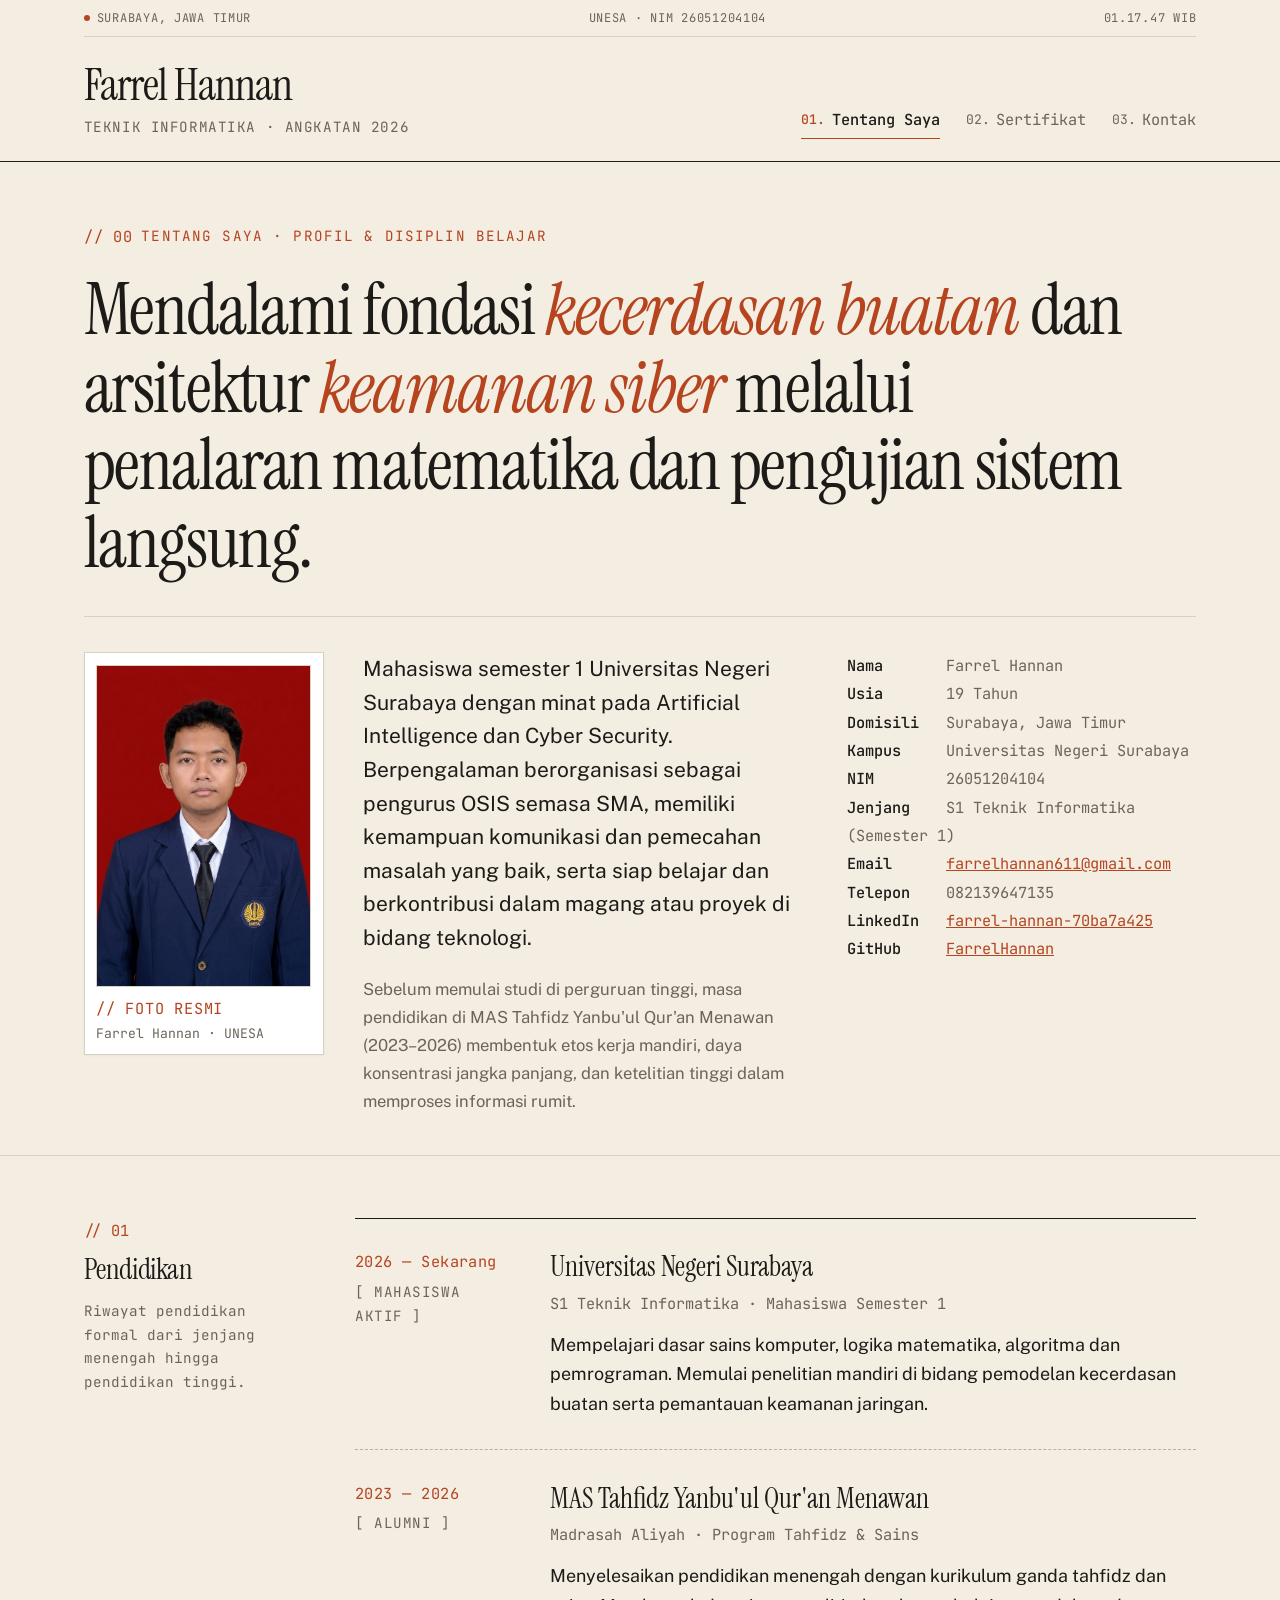
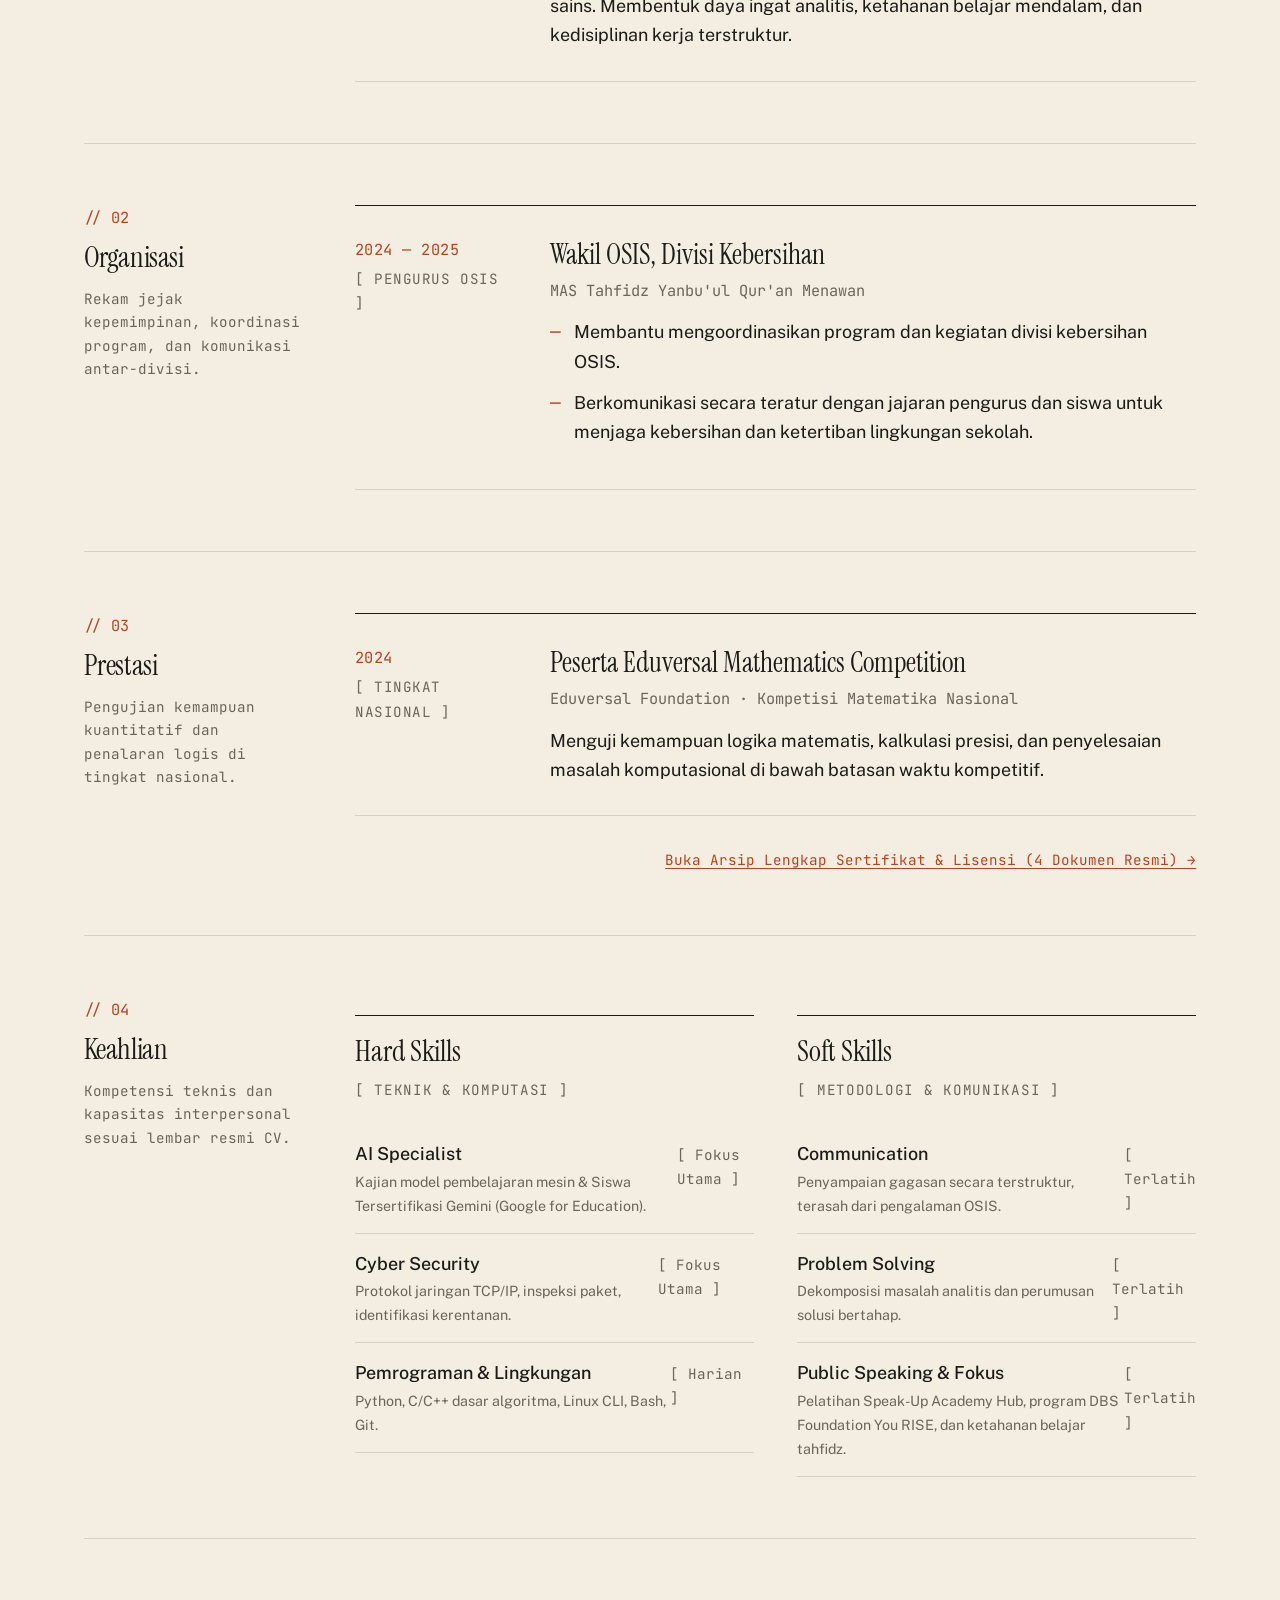
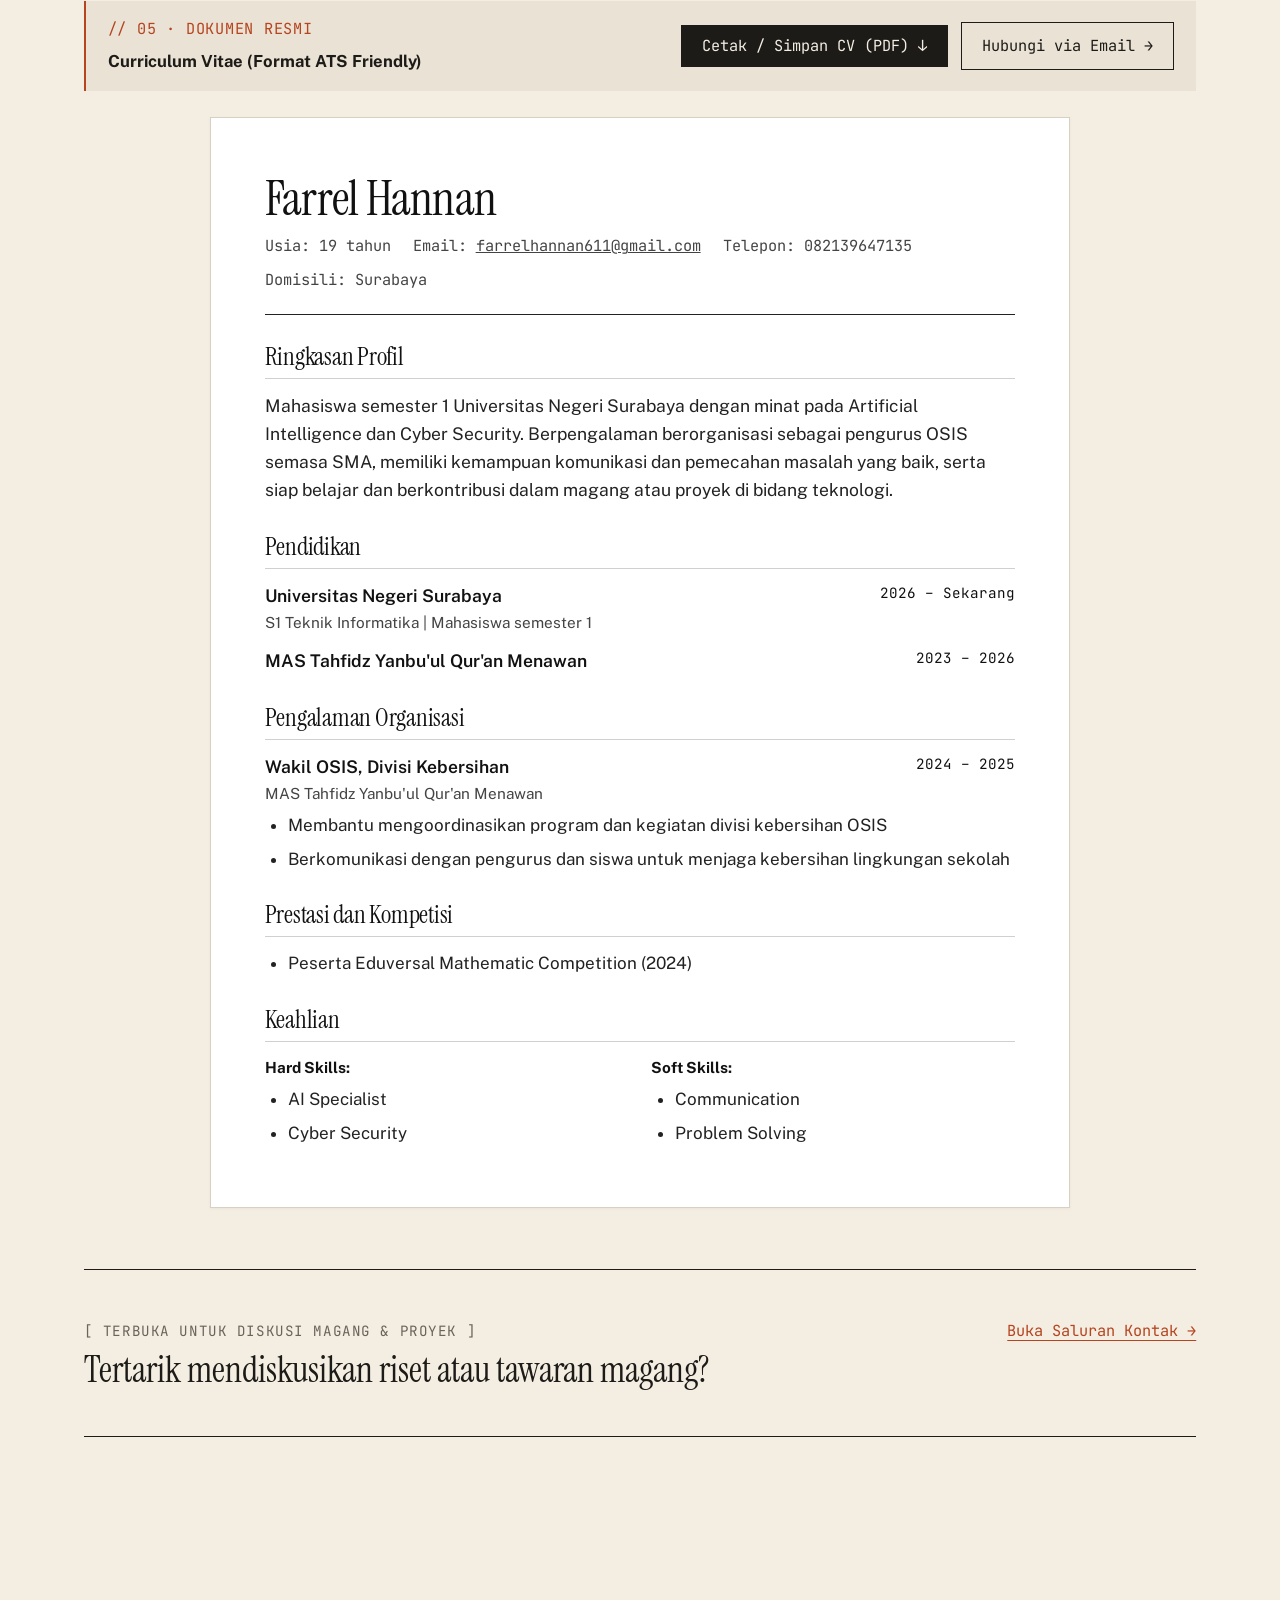
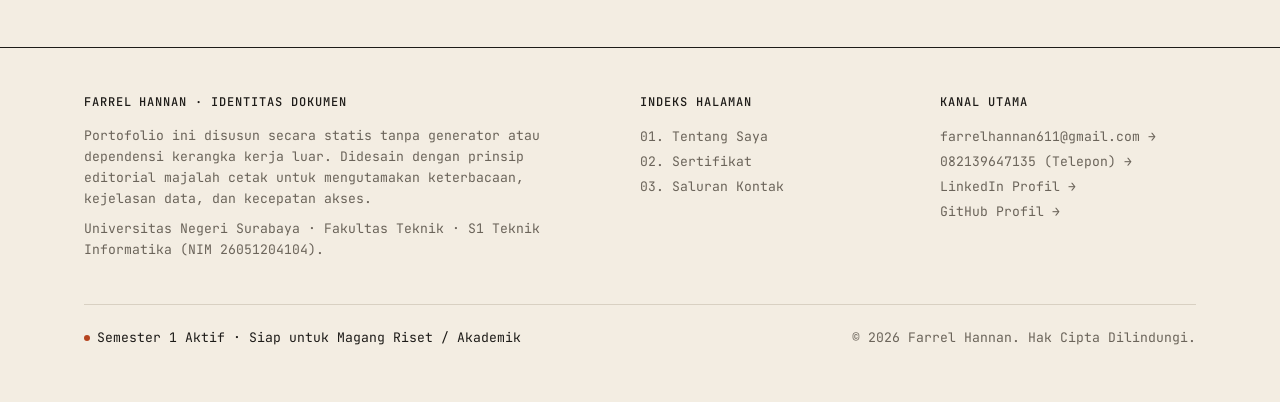
<file: index.html>
<!DOCTYPE html>
<html lang="id">
<head>
  <meta charset="UTF-8">
  <meta name="viewport" content="width=device-width, initial-scale=1.0">
  <title>Farrel Hannan — Tentang Saya & Portofolio Mahasiswa Teknik Informatika UNESA</title>
  <meta name="description" content="Profil akademik, latar belakang, riwayat pendidikan, pengalaman organisasi, keahlian, dan resume CV Farrel Hannan, mahasiswa S1 Teknik Informatika Universitas Negeri Surabaya.">
  <meta name="author" content="Farrel Hannan">

  <!-- Open Graph -->
  <meta property="og:title" content="Farrel Hannan — Tentang Saya & Portofolio Teknik Informatika UNESA">
  <meta property="og:description" content="Kajian kecerdasan buatan dan keamanan siber, riwayat organisasi OSIS, prestasi kompetisi matematika, serta resume CV resmi.">
  <meta property="og:type" content="website">
  <meta property="og:locale" content="id_ID">

  <!-- Favicon -->
  <link rel="icon" type="image/svg+xml" href="assets/favicon.svg">

  <!-- Google Fonts: Instrument Serif, Public Sans, JetBrains Mono -->
  <link rel="preconnect" href="https://fonts.googleapis.com">
  <link rel="preconnect" href="https://fonts.gstatic.com" crossorigin>
  <link href="https://fonts.googleapis.com/css2?family=Instrument+Serif:ital@0;1&family=JetBrains+Mono:wght@400;500&family=Public+Sans:ital,wght@0,300..700;1,300..700&display=swap" rel="stylesheet">

  <!-- Stylesheet -->
  <link rel="stylesheet" href="css/style.css">

  <!-- Scripts -->
  <script src="js/main.js" defer></script>
</head>
<body>
  <!-- Aksesibilitas: Skip Link -->
  <a href="#main-content" class="skip-link">Loncat ke konten utama</a>

  <!-- Masthead Editorial -->
  <header class="masthead">
    <div class="container">
      <div class="masthead-meta">
        <span class="masthead-meta-item">
          <span class="meta-dot" aria-hidden="true"></span>
          Surabaya, Jawa Timur
        </span>
        <span class="masthead-meta-item">UNESA · NIM 26051204104</span>
        <span class="masthead-meta-item current-time-display" aria-label="Waktu lokal Surabaya">--:-- WIB</span>
      </div>

      <div class="masthead-main">
        <div class="site-title">
          <a href="index.html">Farrel Hannan</a>
          <span class="site-subtitle">Teknik Informatika · Angkatan 2026</span>
        </div>

        <button type="button" class="nav-toggle" aria-expanded="false" aria-controls="primary-nav" aria-label="Buka navigasi menu">
          Menu [=]
        </button>

        <nav id="primary-nav" class="nav-menu" aria-label="Navigasi Utama">
          <a href="index.html" class="nav-link"><span class="nav-num">01.</span> Tentang Saya</a>
          <a href="sertifikat.html" class="nav-link"><span class="nav-num">02.</span> Sertifikat</a>
          <a href="kontak.html" class="nav-link"><span class="nav-num">03.</span> Kontak</a>
        </nav>
      </div>
    </div>
  </header>

  <!-- Konten Utama: Tentang Saya & Portofolio Terpadu -->
  <main id="main-content" class="fade-in-entry">

    <!-- Hero / Pernyataan Sikap & Ringkasan Diri -->
    <section class="hero-editorial" aria-labelledby="hero-heading">
      <div class="container">
        <div class="hero-meta-label">
          <span class="mono-num">// 00</span>
          <span>Tentang Saya · Profil & Disiplin Belajar</span>
        </div>

        <h1 id="hero-heading" class="hero-statement">
          Mendalami fondasi <em>kecerdasan buatan</em> dan arsitektur <em>keamanan siber</em> melalui penalaran matematika dan pengujian sistem langsung.
        </h1>

        <div class="hero-subdeck">
          <!-- Foto Resmi Akademik Mahasiswa -->
          <div class="hero-photo-col">
            <figure class="profile-photo-frame">
              <img src="assets/farrel-hannan.jpg" alt="Foto Resmi Farrel Hannan, Mahasiswa S1 Teknik Informatika Universitas Negeri Surabaya" class="profile-photo-img" width="480" height="640">
              <figcaption class="profile-photo-caption">
                <span class="mono-num">// FOTO RESMI</span>
                <span>Farrel Hannan · UNESA</span>
              </figcaption>
            </figure>
          </div>

          <div class="hero-bio-short">
            <p class="lead-text" style="font-weight: 400; margin-bottom: 1.25rem;">
              Mahasiswa semester 1 Universitas Negeri Surabaya dengan minat pada Artificial Intelligence dan Cyber Security. Berpengalaman berorganisasi sebagai pengurus OSIS semasa SMA, memiliki kemampuan komunikasi dan pemecahan masalah yang baik, serta siap belajar dan berkontribusi dalam magang atau proyek di bidang teknologi.
            </p>
            <p class="text-muted" style="font-size: 0.95rem;">
              Sebelum memulai studi di perguruan tinggi, masa pendidikan di MAS Tahfidz Yanbu'ul Qur'an Menawan (2023–2026) membentuk etos kerja mandiri, daya konsentrasi jangka panjang, dan ketelitian tinggi dalam memproses informasi rumit.
            </p>
          </div>

          <div class="hero-specs-list">
            <dl>
              <dt>Nama</dt>
              <dd>Farrel Hannan</dd>
              <dt>Usia</dt>
              <dd>19 Tahun</dd>
              <dt>Domisili</dt>
              <dd>Surabaya, Jawa Timur</dd>
              <dt>Kampus</dt>
              <dd>Universitas Negeri Surabaya</dd>
              <dt>NIM</dt>
              <dd>26051204104</dd>
              <dt>Jenjang</dt>
              <dd>S1 Teknik Informatika (Semester 1)</dd>
              <dt>Email</dt>
              <dd><a href="mailto:farrelhannan611@gmail.com" style="color: var(--accent); text-decoration: underline;">farrelhannan611@gmail.com</a></dd>
              <dt>Telepon</dt>
              <dd>082139647135</dd>
              <dt>LinkedIn</dt>
              <dd><a href="https://www.linkedin.com/in/farrel-hannan-70ba7a425" target="_blank" rel="noopener noreferrer" style="color: var(--accent); text-decoration: underline;">farrel-hannan-70ba7a425</a></dd>
              <dt>GitHub</dt>
              <dd><a href="https://github.com/FarrelHannan" target="_blank" rel="noopener noreferrer" style="color: var(--accent); text-decoration: underline;">FarrelHannan</a></dd>
            </dl>
          </div>
        </div>
      </div>
    </section>

    <!-- Seksi 01: Linimasa Pendidikan -->
    <section class="editorial-section" aria-labelledby="section-pendidikan-heading">
      <div class="container">
        <div class="editorial-layout">
          <div class="rail-col">
            <span class="rail-index">// 01</span>
            <h2 id="section-pendidikan-heading" class="rail-title">Pendidikan</h2>
            <p class="rail-desc">
              Riwayat pendidikan formal dari jenjang menengah hingga pendidikan tinggi.
            </p>
          </div>

          <div class="content-col">
            <div class="timeline-editorial">
              <!-- Pendidikan 1: UNESA -->
              <article class="timeline-row">
                <div class="timeline-period">
                  2026 — Sekarang
                  <div class="mono-tag" style="display: block; margin-top: 0.25rem;">[ MAHASISWA AKTIF ]</div>
                </div>
                <div>
                  <h3 class="timeline-institution">Universitas Negeri Surabaya</h3>
                  <div class="timeline-degree">S1 Teknik Informatika · Mahasiswa Semester 1</div>
                  <p class="timeline-notes">
                    Mempelajari dasar sains komputer, logika matematika, algoritma dan pemrograman. Memulai penelitian mandiri di bidang pemodelan kecerdasan buatan serta pemantauan keamanan jaringan.
                  </p>
                </div>
              </article>

              <!-- Pendidikan 2: MAS Tahfidz Yanbu'ul Qur'an Menawan -->
              <article class="timeline-row">
                <div class="timeline-period">
                  2023 — 2026
                  <div class="mono-tag" style="display: block; margin-top: 0.25rem;">[ ALUMNI ]</div>
                </div>
                <div>
                  <h3 class="timeline-institution">MAS Tahfidz Yanbu'ul Qur'an Menawan</h3>
                  <div class="timeline-degree">Madrasah Aliyah · Program Tahfidz & Sains</div>
                  <p class="timeline-notes">
                    Menyelesaikan pendidikan menengah dengan kurikulum ganda tahfidz dan sains. Membentuk daya ingat analitis, ketahanan belajar mendalam, dan kedisiplinan kerja terstruktur.
                  </p>
                </div>
              </article>
            </div>
          </div>
        </div>
      </div>
    </section>

    <!-- Seksi 02: Pengalaman Organisasi -->
    <section class="editorial-section" style="padding-top: 0;" aria-labelledby="section-organisasi-heading">
      <div class="container">
        <hr class="rule-solid" style="margin-bottom: var(--space-xl);">

        <div class="editorial-layout">
          <div class="rail-col">
            <span class="rail-index">// 02</span>
            <h2 id="section-organisasi-heading" class="rail-title">Organisasi</h2>
            <p class="rail-desc">
              Rekam jejak kepemimpinan, koordinasi program, dan komunikasi antar-divisi.
            </p>
          </div>

          <div class="content-col">
            <div class="timeline-editorial">
              <article class="timeline-row">
                <div class="timeline-period">
                  2024 — 2025
                  <div class="mono-tag" style="display: block; margin-top: 0.25rem;">[ PENGURUS OSIS ]</div>
                </div>
                <div>
                  <h3 class="timeline-institution">Wakil OSIS, Divisi Kebersihan</h3>
                  <div class="timeline-degree">MAS Tahfidz Yanbu'ul Qur'an Menawan</div>
                  <ul class="bullet-list-editorial" style="margin-top: 0.75rem;">
                    <li>Membantu mengoordinasikan program dan kegiatan divisi kebersihan OSIS.</li>
                    <li>Berkomunikasi secara teratur dengan jajaran pengurus dan siswa untuk menjaga kebersihan dan ketertiban lingkungan sekolah.</li>
                  </ul>
                </div>
              </article>
            </div>
          </div>
        </div>
      </div>
    </section>

    <!-- Seksi 03: Prestasi & Kompetisi -->
    <section class="editorial-section" style="padding-top: 0;" aria-labelledby="section-prestasi-heading">
      <div class="container">
        <hr class="rule-solid" style="margin-bottom: var(--space-xl);">

        <div class="editorial-layout">
          <div class="rail-col">
            <span class="rail-index">// 03</span>
            <h2 id="section-prestasi-heading" class="rail-title">Prestasi</h2>
            <p class="rail-desc">
              Pengujian kemampuan kuantitatif dan penalaran logis di tingkat nasional.
            </p>
          </div>

          <div class="content-col">
            <div class="timeline-editorial">
              <article class="timeline-row">
                <div class="timeline-period">
                  2024
                  <div class="mono-tag" style="display: block; margin-top: 0.25rem;">[ TINGKAT NASIONAL ]</div>
                </div>
                <div>
                  <h3 class="timeline-institution">Peserta Eduversal Mathematics Competition</h3>
                  <div class="timeline-degree">Eduversal Foundation · Kompetisi Matematika Nasional</div>
                  <p class="timeline-notes">
                    Menguji kemampuan logika matematis, kalkulasi presisi, dan penyelesaian masalah komputasional di bawah batasan waktu kompetitif.
                  </p>
                </div>
              </article>
            </div>

            <div style="margin-top: 1.5rem; text-align: right;">
              <a href="sertifikat.html" class="text-action-link">Buka Arsip Lengkap Sertifikat & Lisensi (4 Dokumen Resmi) &rarr;</a>
            </div>
          </div>
        </div>
      </div>
    </section>

    <!-- Seksi 04: Pemetaan Keahlian CV -->
    <section class="editorial-section" style="padding-top: 0;" aria-labelledby="section-keahlian-heading">
      <div class="container">
        <hr class="rule-solid" style="margin-bottom: var(--space-xl);">

        <div class="editorial-layout">
          <div class="rail-col">
            <span class="rail-index">// 04</span>
            <h2 id="section-keahlian-heading" class="rail-title">Keahlian</h2>
            <p class="rail-desc">
              Kompetensi teknis dan kapasitas interpersonal sesuai lembar resmi CV.
            </p>
          </div>

          <div class="content-col">
            <div class="skills-grid">
              <!-- Hard Skills -->
              <div class="skill-category">
                <h3 class="skill-category-title">Hard Skills</h3>
                <div class="skill-category-subtitle">[ TEKNIK & KOMPUTASI ]</div>

                <div class="skill-item-list">
                  <div class="skill-item-row">
                    <div>
                      <div class="skill-item-name">AI Specialist</div>
                      <div class="text-muted" style="font-size: 0.8125rem;">Kajian model pembelajaran mesin &amp; Siswa Tersertifikasi Gemini (Google for Education).</div>
                    </div>
                    <span class="skill-item-status">[ Fokus Utama ]</span>
                  </div>

                  <div class="skill-item-row">
                    <div>
                      <div class="skill-item-name">Cyber Security</div>
                      <div class="text-muted" style="font-size: 0.8125rem;">Protokol jaringan TCP/IP, inspeksi paket, identifikasi kerentanan.</div>
                    </div>
                    <span class="skill-item-status">[ Fokus Utama ]</span>
                  </div>

                  <div class="skill-item-row">
                    <div>
                      <div class="skill-item-name">Pemrograman & Lingkungan</div>
                      <div class="text-muted" style="font-size: 0.8125rem;">Python, C/C++ dasar algoritma, Linux CLI, Bash, Git.</div>
                    </div>
                    <span class="skill-item-status">[ Harian ]</span>
                  </div>
                </div>
              </div>

              <!-- Soft Skills -->
              <div class="skill-category">
                <h3 class="skill-category-title">Soft Skills</h3>
                <div class="skill-category-subtitle">[ METODOLOGI & KOMUNIKASI ]</div>

                <div class="skill-item-list">
                  <div class="skill-item-row">
                    <div>
                      <div class="skill-item-name">Communication</div>
                      <div class="text-muted" style="font-size: 0.8125rem;">Penyampaian gagasan secara terstruktur, terasah dari pengalaman OSIS.</div>
                    </div>
                    <span class="skill-item-status">[ Terlatih ]</span>
                  </div>

                  <div class="skill-item-row">
                    <div>
                      <div class="skill-item-name">Problem Solving</div>
                      <div class="text-muted" style="font-size: 0.8125rem;">Dekomposisi masalah analitis dan perumusan solusi bertahap.</div>
                    </div>
                    <span class="skill-item-status">[ Terlatih ]</span>
                  </div>

                  <div class="skill-item-row">
                    <div>
                      <div class="skill-item-name">Public Speaking &amp; Fokus</div>
                      <div class="text-muted" style="font-size: 0.8125rem;">Pelatihan Speak-Up Academy Hub, program DBS Foundation You RISE, dan ketahanan belajar tahfidz.</div>
                    </div>
                    <span class="skill-item-status">[ Terlatih ]</span>
                  </div>
                </div>
              </div>
            </div>
          </div>
        </div>
      </div>
    </section>

    <!-- Seksi 05: Lembar CV Terintegrasi (Format ATS Friendly & Tombol Cetak) -->
    <section class="editorial-section" style="padding-top: 0;" id="dokumen-cv" aria-labelledby="section-cv-heading">
      <div class="container">
        <hr class="rule-solid" style="margin-bottom: var(--space-xl);">

        <div class="cv-action-bar">
          <div>
            <span class="mono-num" style="display: block; margin-bottom: 0.2rem;">// 05 · DOKUMEN RESMI</span>
            <strong id="section-cv-heading" style="font-size: 0.95rem; color: var(--text-main);">Curriculum Vitae (Format ATS Friendly)</strong>
          </div>
          <div style="display: flex; gap: 0.75rem; align-items: center; flex-wrap: wrap;">
            <button type="button" class="btn-editorial" onclick="window.print()" aria-label="Cetak atau simpan CV sebagai PDF">
              Cetak / Simpan CV (PDF) &darr;
            </button>
            <a href="mailto:farrelhannan611@gmail.com?subject=Tawaran%20Magang%20/%20Kolaborasi%20-%20Farrel%20Hannan" class="btn-editorial" style="background-color: transparent; color: var(--text-main);">
              Hubungi via Email &rarr;
            </a>
          </div>
        </div>

        <!-- Lembar CV Standar ATS yang Tersemat Bersih -->
        <article class="cv-sheet" aria-label="Salinan Lembar Curriculum Vitae Farrel Hannan">
          <header class="cv-sheet-header">
            <h2 class="cv-sheet-title">Farrel Hannan</h2>
            <div class="cv-sheet-meta">
              <span>Usia: 19 tahun</span>
              <span>Email: <a href="mailto:farrelhannan611@gmail.com" style="color: inherit; text-decoration: underline;">farrelhannan611@gmail.com</a></span>
              <span>Telepon: 082139647135</span>
              <span>Domisili: Surabaya</span>
            </div>
          </header>

          <!-- Ringkasan Profil CV -->
          <section class="cv-sheet-section">
            <h3 class="cv-sheet-heading">Ringkasan Profil</h3>
            <p style="margin: 0; line-height: 1.6; color: #222222;">
              Mahasiswa semester 1 Universitas Negeri Surabaya dengan minat pada Artificial Intelligence dan Cyber Security. Berpengalaman berorganisasi sebagai pengurus OSIS semasa SMA, memiliki kemampuan komunikasi dan pemecahan masalah yang baik, serta siap belajar dan berkontribusi dalam magang atau proyek di bidang teknologi.
            </p>
          </section>

          <!-- Pendidikan CV -->
          <section class="cv-sheet-section">
            <h3 class="cv-sheet-heading">Pendidikan</h3>
            <div style="margin-bottom: 0.75rem;">
              <div style="display: flex; justify-content: space-between; flex-wrap: wrap; font-weight: 600; color: #111111;">
                <span>Universitas Negeri Surabaya</span>
                <span style="font-family: var(--font-mono); font-size: 0.8125rem; font-weight: normal;">2026 – Sekarang</span>
              </div>
              <div style="font-size: 0.875rem; color: #444444;">S1 Teknik Informatika | Mahasiswa semester 1</div>
            </div>

            <div>
              <div style="display: flex; justify-content: space-between; flex-wrap: wrap; font-weight: 600; color: #111111;">
                <span>MAS Tahfidz Yanbu'ul Qur'an Menawan</span>
                <span style="font-family: var(--font-mono); font-size: 0.8125rem; font-weight: normal;">2023 – 2026</span>
              </div>
            </div>
          </section>

          <!-- Pengalaman Organisasi CV -->
          <section class="cv-sheet-section">
            <h3 class="cv-sheet-heading">Pengalaman Organisasi</h3>
            <div style="display: flex; justify-content: space-between; flex-wrap: wrap; font-weight: 600; color: #111111;">
              <span>Wakil OSIS, Divisi Kebersihan</span>
              <span style="font-family: var(--font-mono); font-size: 0.8125rem; font-weight: normal;">2024 – 2025</span>
            </div>
            <div style="font-size: 0.875rem; color: #444444; margin-bottom: 0.35rem;">MAS Tahfidz Yanbu'ul Qur'an Menawan</div>
            <ul class="cv-sheet-list">
              <li>Membantu mengoordinasikan program dan kegiatan divisi kebersihan OSIS</li>
              <li>Berkomunikasi dengan pengurus dan siswa untuk menjaga kebersihan lingkungan sekolah</li>
            </ul>
          </section>

          <!-- Prestasi dan Kompetisi CV -->
          <section class="cv-sheet-section">
            <h3 class="cv-sheet-heading">Prestasi dan Kompetisi</h3>
            <ul class="cv-sheet-list">
              <li>Peserta Eduversal Mathematic Competition (2024)</li>
            </ul>
          </section>

          <!-- Keahlian CV -->
          <section class="cv-sheet-section" style="margin-bottom: 0;">
            <h3 class="cv-sheet-heading">Keahlian</h3>
            <div style="display: grid; grid-template-columns: repeat(auto-fit, minmax(220px, 1fr)); gap: 1.25rem;">
              <div>
                <strong style="display: block; font-size: 0.875rem; color: #111111; margin-bottom: 0.25rem;">Hard Skills:</strong>
                <ul class="cv-sheet-list">
                  <li>AI Specialist</li>
                  <li>Cyber Security</li>
                </ul>
              </div>
              <div>
                <strong style="display: block; font-size: 0.875rem; color: #111111; margin-bottom: 0.25rem;">Soft Skills:</strong>
                <ul class="cv-sheet-list">
                  <li>Communication</li>
                  <li>Problem Solving</li>
                </ul>
              </div>
            </div>
          </section>
        </article>
      </div>
    </section>

    <!-- Callout ke Halaman Kontak -->
    <section class="editorial-section" style="padding-top: 0;" aria-label="Tautan Kontak Langsung">
      <div class="container">
        <div class="editorial-callout" style="margin-top: 0;">
          <div>
            <div class="mono-tag" style="margin-bottom: 0.35rem;">[ TERBUKA UNTUK DISKUSI MAGANG & PROYEK ]</div>
            <div class="callout-title">Tertarik mendiskusikan riset atau tawaran magang?</div>
          </div>
          <a href="kontak.html" class="callout-link">Buka Saluran Kontak &rarr;</a>
        </div>
      </div>
    </section>

  </main>

  <!-- Footer Editorial (Colophon) -->
  <footer class="site-footer">
    <div class="container">
      <div class="footer-grid">
        <div class="footer-col-content">
          <div class="footer-col-title">Farrel Hannan · Identitas Dokumen</div>
          <p>
            Portofolio ini disusun secara statis tanpa generator atau dependensi kerangka kerja luar. Didesain dengan prinsip editorial majalah cetak untuk mengutamakan keterbacaan, kejelasan data, dan kecepatan akses.
          </p>
          <p class="text-muted">
            Universitas Negeri Surabaya · Fakultas Teknik · S1 Teknik Informatika (NIM 26051204104).
          </p>
        </div>

        <div class="footer-col-content">
          <div class="footer-col-title">Indeks Halaman</div>
          <ul style="line-height: 1.9;">
            <li><a href="index.html">01. Tentang Saya</a></li>
            <li><a href="sertifikat.html">02. Sertifikat</a></li>
            <li><a href="kontak.html">03. Saluran Kontak</a></li>
          </ul>
        </div>

        <div class="footer-col-content">
          <div class="footer-col-title">Kanal Utama</div>
          <ul style="line-height: 1.9;">
            <li><a href="mailto:farrelhannan611@gmail.com">farrelhannan611@gmail.com &rarr;</a></li>
            <li><a href="tel:082139647135">082139647135 (Telepon) &rarr;</a></li>
            <li><a href="https://www.linkedin.com/in/farrel-hannan-70ba7a425" target="_blank" rel="noopener noreferrer">LinkedIn Profil &rarr;</a></li>
            <li><a href="https://github.com/FarrelHannan" target="_blank" rel="noopener noreferrer">GitHub Profil &rarr;</a></li>
          </ul>
        </div>
      </div>

      <div class="footer-bottom">
        <div class="footer-status-pill">
          <span class="meta-dot" aria-hidden="true"></span>
          <span>Semester 1 Aktif · Siap untuk Magang Riset / Akademik</span>
        </div>
        <div>
          &copy; 2026 Farrel Hannan. Hak Cipta Dilindungi.
        </div>
      </div>
    </div>
  </footer>
</body>
</html>
</file>
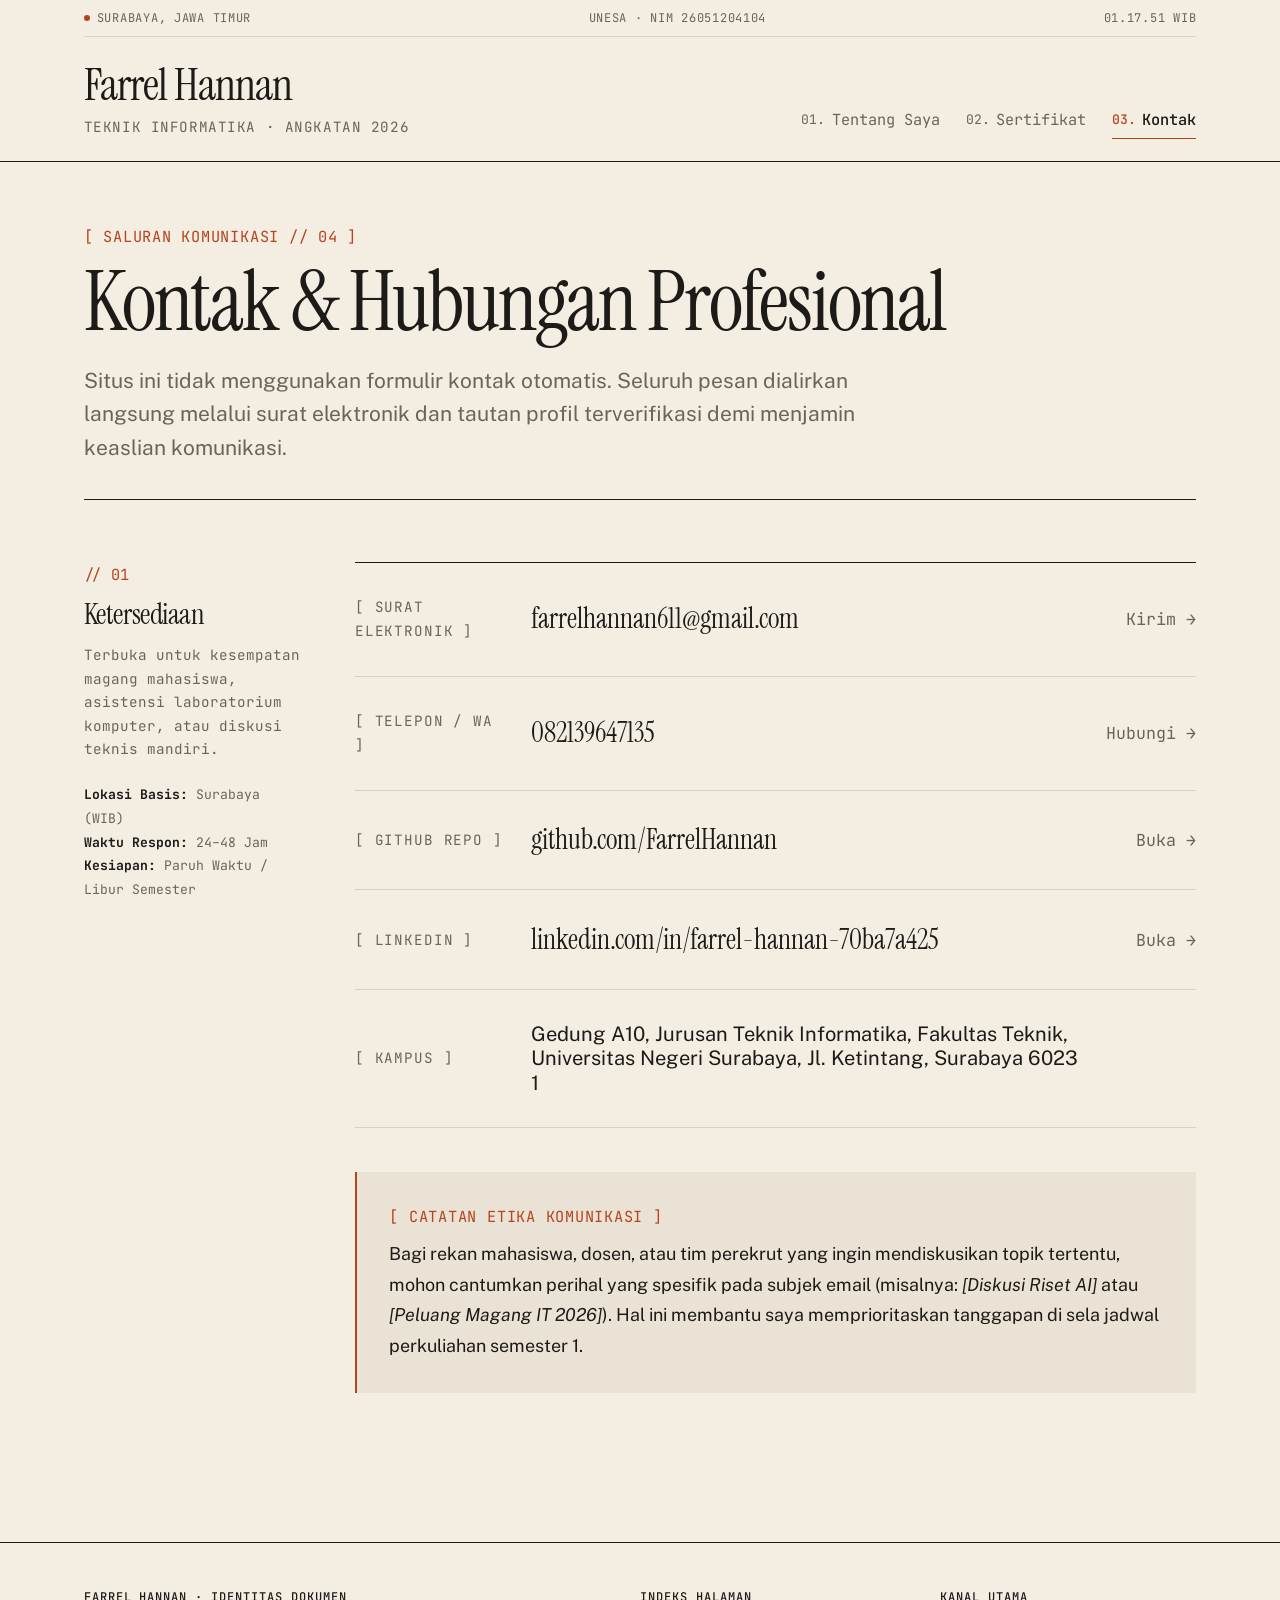
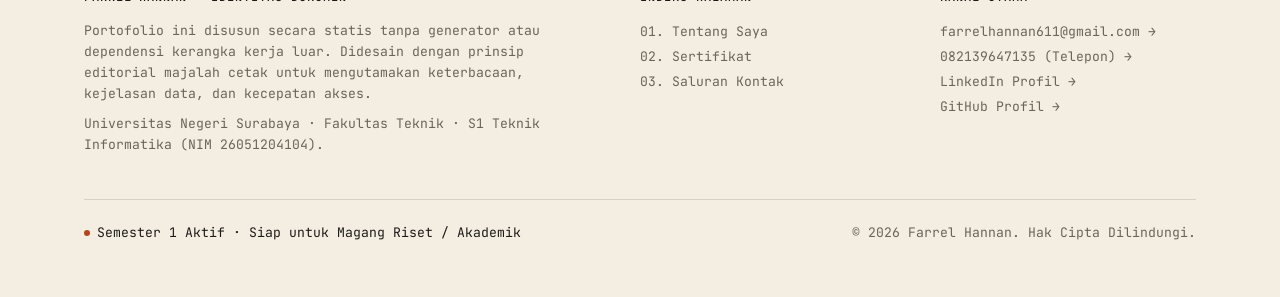
<file: kontak.html>
<!DOCTYPE html>
<html lang="id">
<head>
  <meta charset="UTF-8">
  <meta name="viewport" content="width=device-width, initial-scale=1.0">
  <title>Kontak & Jalur Komunikasi — Farrel Hannan</title>
  <meta name="description" content="Saluran komunikasi langsung Farrel Hannan untuk diskusi riset kecerdasan buatan, keamanan siber, dan peluang magang atau kolaborasi teknis.">
  <meta name="author" content="Farrel Hannan">

  <!-- Open Graph -->
  <meta property="og:title" content="Kontak & Jalur Komunikasi — Farrel Hannan">
  <meta property="og:description" content="Kanal komunikasi formal melalui email, GitHub, dan profil LinkedIn.">
  <meta property="og:type" content="website">
  <meta property="og:locale" content="id_ID">

  <!-- Favicon -->
  <link rel="icon" type="image/svg+xml" href="assets/favicon.svg">

  <!-- Google Fonts: Instrument Serif, Public Sans, JetBrains Mono -->
  <link rel="preconnect" href="https://fonts.googleapis.com">
  <link rel="preconnect" href="https://fonts.gstatic.com" crossorigin>
  <link href="https://fonts.googleapis.com/css2?family=Instrument+Serif:ital@0;1&family=JetBrains+Mono:wght@400;500&family=Public+Sans:ital,wght@0,300..700;1,300..700&display=swap" rel="stylesheet">

  <!-- Stylesheet -->
  <link rel="stylesheet" href="css/style.css">

  <!-- Scripts -->
  <script src="js/main.js" defer></script>
</head>
<body>
  <!-- Aksesibilitas: Skip Link -->
  <a href="#main-content" class="skip-link">Loncat ke konten utama</a>

  <!-- Masthead Editorial -->
  <header class="masthead">
    <div class="container">
      <div class="masthead-meta">
        <span class="masthead-meta-item">
          <span class="meta-dot" aria-hidden="true"></span>
          Surabaya, Jawa Timur
        </span>
        <span class="masthead-meta-item">UNESA · NIM 26051204104</span>
        <span class="masthead-meta-item current-time-display" aria-label="Waktu lokal Surabaya">--:-- WIB</span>
      </div>

      <div class="masthead-main">
        <div class="site-title">
          <a href="index.html">Farrel Hannan</a>
          <span class="site-subtitle">Teknik Informatika · Angkatan 2026</span>
        </div>

        <button type="button" class="nav-toggle" aria-expanded="false" aria-controls="primary-nav" aria-label="Buka navigasi menu">
          Menu [=]
        </button>

        <nav id="primary-nav" class="nav-menu" aria-label="Navigasi Utama">
          <a href="index.html" class="nav-link"><span class="nav-num">01.</span> Tentang Saya</a>
          <a href="sertifikat.html" class="nav-link"><span class="nav-num">02.</span> Sertifikat</a>
          <a href="kontak.html" class="nav-link"><span class="nav-num">03.</span> Kontak</a>
        </nav>
      </div>
    </div>
  </header>

  <!-- Konten Utama -->
  <main id="main-content" class="fade-in-entry">
    <div class="container" style="padding-top: var(--space-xl); padding-bottom: var(--space-xl);">

      <!-- Header Halaman -->
      <div style="border-bottom: 1px solid var(--border-dark); padding-bottom: 2rem; margin-bottom: 3.5rem;">
        <div class="mono-num" style="margin-bottom: 0.5rem;">[ SALURAN KOMUNIKASI // 04 ]</div>
        <h1 style="margin-bottom: 1rem;">Kontak & Hubungan Profesional</h1>
        <p class="lead-text text-muted" style="max-width: 820px;">
          Situs ini tidak menggunakan formulir kontak otomatis. Seluruh pesan dialirkan langsung melalui surat elektronik dan tautan profil terverifikasi demi menjamin keaslian komunikasi.
        </p>
      </div>

      <!-- Layout Editorial Kontak -->
      <div class="editorial-layout">
        <!-- Rail Kolom Samping -->
        <div class="rail-col">
          <span class="rail-index">// 01</span>
          <h2 class="rail-title">Ketersediaan</h2>
          <p class="rail-desc" style="margin-bottom: 1.25rem;">
            Terbuka untuk kesempatan magang mahasiswa, asistensi laboratorium komputer, atau diskusi teknis mandiri.
          </p>
          <div style="font-family: var(--font-mono); font-size: 0.75rem; color: var(--text-muted); line-height: 1.8;">
            <div><strong style="color: var(--text-main);">Lokasi Basis:</strong> Surabaya (WIB)</div>
            <div><strong style="color: var(--text-main);">Waktu Respon:</strong> 24–48 Jam</div>
            <div><strong style="color: var(--text-main);">Kesiapan:</strong> Paruh Waktu / Libur Semester</div>
          </div>
        </div>

        <!-- Kolom Konten Saluran Kontak -->
        <div class="content-col">
          <div class="contact-list">
            <!-- Email -->
            <a href="mailto:farrelhannan611@gmail.com" class="contact-row" aria-label="Kirim surat elektronik ke Farrel Hannan">
              <span class="contact-label">[ SURAT ELEKTRONIK ]</span>
              <span class="contact-val">farrelhannan611@gmail.com</span>
              <span class="contact-arrow" aria-hidden="true">Kirim &rarr;</span>
            </a>

            <!-- Telepon / WhatsApp -->
            <a href="https://wa.me/6282139647135" target="_blank" rel="noopener noreferrer" class="contact-row" aria-label="Hubungi Farrel Hannan via WhatsApp atau Telepon">
              <span class="contact-label">[ TELEPON / WA ]</span>
              <span class="contact-val">082139647135</span>
              <span class="contact-arrow" aria-hidden="true">Hubungi &rarr;</span>
            </a>

            <!-- GitHub -->
            <a href="https://github.com/FarrelHannan" target="_blank" rel="noopener noreferrer" class="contact-row" aria-label="Buka profil GitHub Farrel Hannan">
              <span class="contact-label">[ GITHUB REPO ]</span>
              <span class="contact-val">github.com/FarrelHannan</span>
              <span class="contact-arrow" aria-hidden="true">Buka &rarr;</span>
            </a>

            <!-- LinkedIn -->
            <a href="https://www.linkedin.com/in/farrel-hannan-70ba7a425" target="_blank" rel="noopener noreferrer" class="contact-row" aria-label="Buka profil LinkedIn Farrel Hannan">
              <span class="contact-label">[ LINKEDIN ]</span>
              <span class="contact-val">linkedin.com/in/farrel-hannan-70ba7a425</span>
              <span class="contact-arrow" aria-hidden="true">Buka &rarr;</span>
            </a>

            <!-- Kampus Fisik -->
            <div class="contact-row">
              <span class="contact-label">[ KAMPUS ]</span>
              <span class="contact-val" style="font-size: 1.15rem; font-family: var(--font-sans);">
                Gedung A10, Jurusan Teknik Informatika, Fakultas Teknik, Universitas Negeri Surabaya, Jl. Ketintang, Surabaya 60231
              </span>
              <span class="contact-arrow" style="opacity: 0;">—</span>
            </div>
          </div>

          <!-- Petunjuk Komunikasi -->
          <aside class="contact-note-block">
            <div class="mono-num" style="margin-bottom: 0.5rem;">[ CATATAN ETIKA KOMUNIKASI ]</div>
            <p class="contact-note-text">
              Bagi rekan mahasiswa, dosen, atau tim perekrut yang ingin mendiskusikan topik tertentu, mohon cantumkan perihal yang spesifik pada subjek email (misalnya: <em>[Diskusi Riset AI]</em> atau <em>[Peluang Magang IT 2026]</em>). Hal ini membantu saya memprioritaskan tanggapan di sela jadwal perkuliahan semester 1.
            </p>
          </aside>
        </div>
      </div>

    </div>
  </main>

  <!-- Footer Editorial (Colophon) -->
  <footer class="site-footer">
    <div class="container">
      <div class="footer-grid">
        <div class="footer-col-content">
          <div class="footer-col-title">Farrel Hannan · Identitas Dokumen</div>
          <p>
            Portofolio ini disusun secara statis tanpa generator atau dependensi kerangka kerja luar. Didesain dengan prinsip editorial majalah cetak untuk mengutamakan keterbacaan, kejelasan data, dan kecepatan akses.
          </p>
          <p class="text-muted">
            Universitas Negeri Surabaya · Fakultas Teknik · S1 Teknik Informatika (NIM 26051204104).
          </p>
        </div>

        <div class="footer-col-content">
          <div class="footer-col-title">Indeks Halaman</div>
          <ul style="line-height: 1.9;">
            <li><a href="index.html">01. Tentang Saya</a></li>
            <li><a href="sertifikat.html">02. Sertifikat</a></li>
            <li><a href="kontak.html">03. Saluran Kontak</a></li>
          </ul>
        </div>

        <div class="footer-col-content">
          <div class="footer-col-title">Kanal Utama</div>
          <ul style="line-height: 1.9;">
            <li><a href="mailto:farrelhannan611@gmail.com">farrelhannan611@gmail.com &rarr;</a></li>
            <li><a href="tel:082139647135">082139647135 (Telepon) &rarr;</a></li>
            <li><a href="https://www.linkedin.com/in/farrel-hannan-70ba7a425" target="_blank" rel="noopener noreferrer">LinkedIn Profil &rarr;</a></li>
            <li><a href="https://github.com/FarrelHannan" target="_blank" rel="noopener noreferrer">GitHub Profil &rarr;</a></li>
          </ul>
        </div>
      </div>

      <div class="footer-bottom">
        <div class="footer-status-pill">
          <span class="meta-dot" aria-hidden="true"></span>
          <span>Semester 1 Aktif · Siap untuk Magang Riset / Akademik</span>
        </div>
        <div>
          &copy; 2026 Farrel Hannan. Hak Cipta Dilindungi.
        </div>
      </div>
    </div>
  </footer>
</body>
</html>
</file>
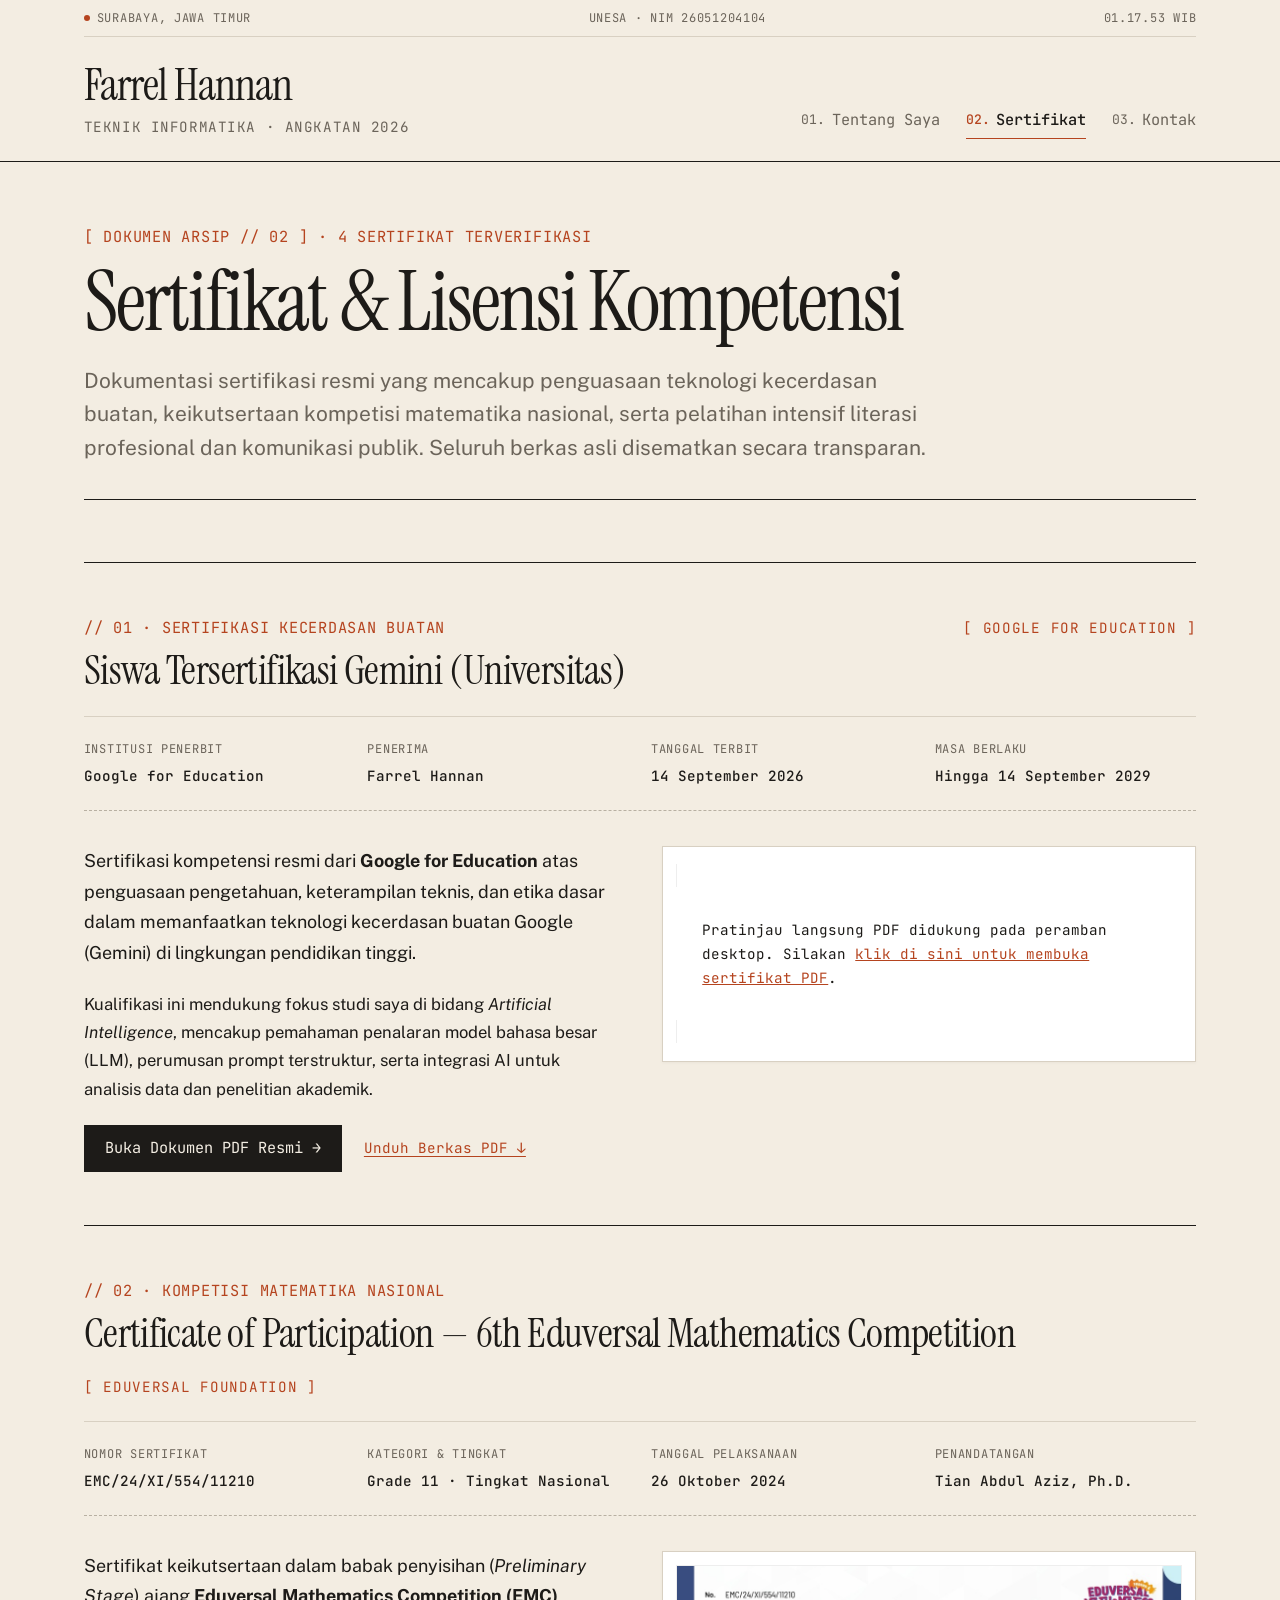
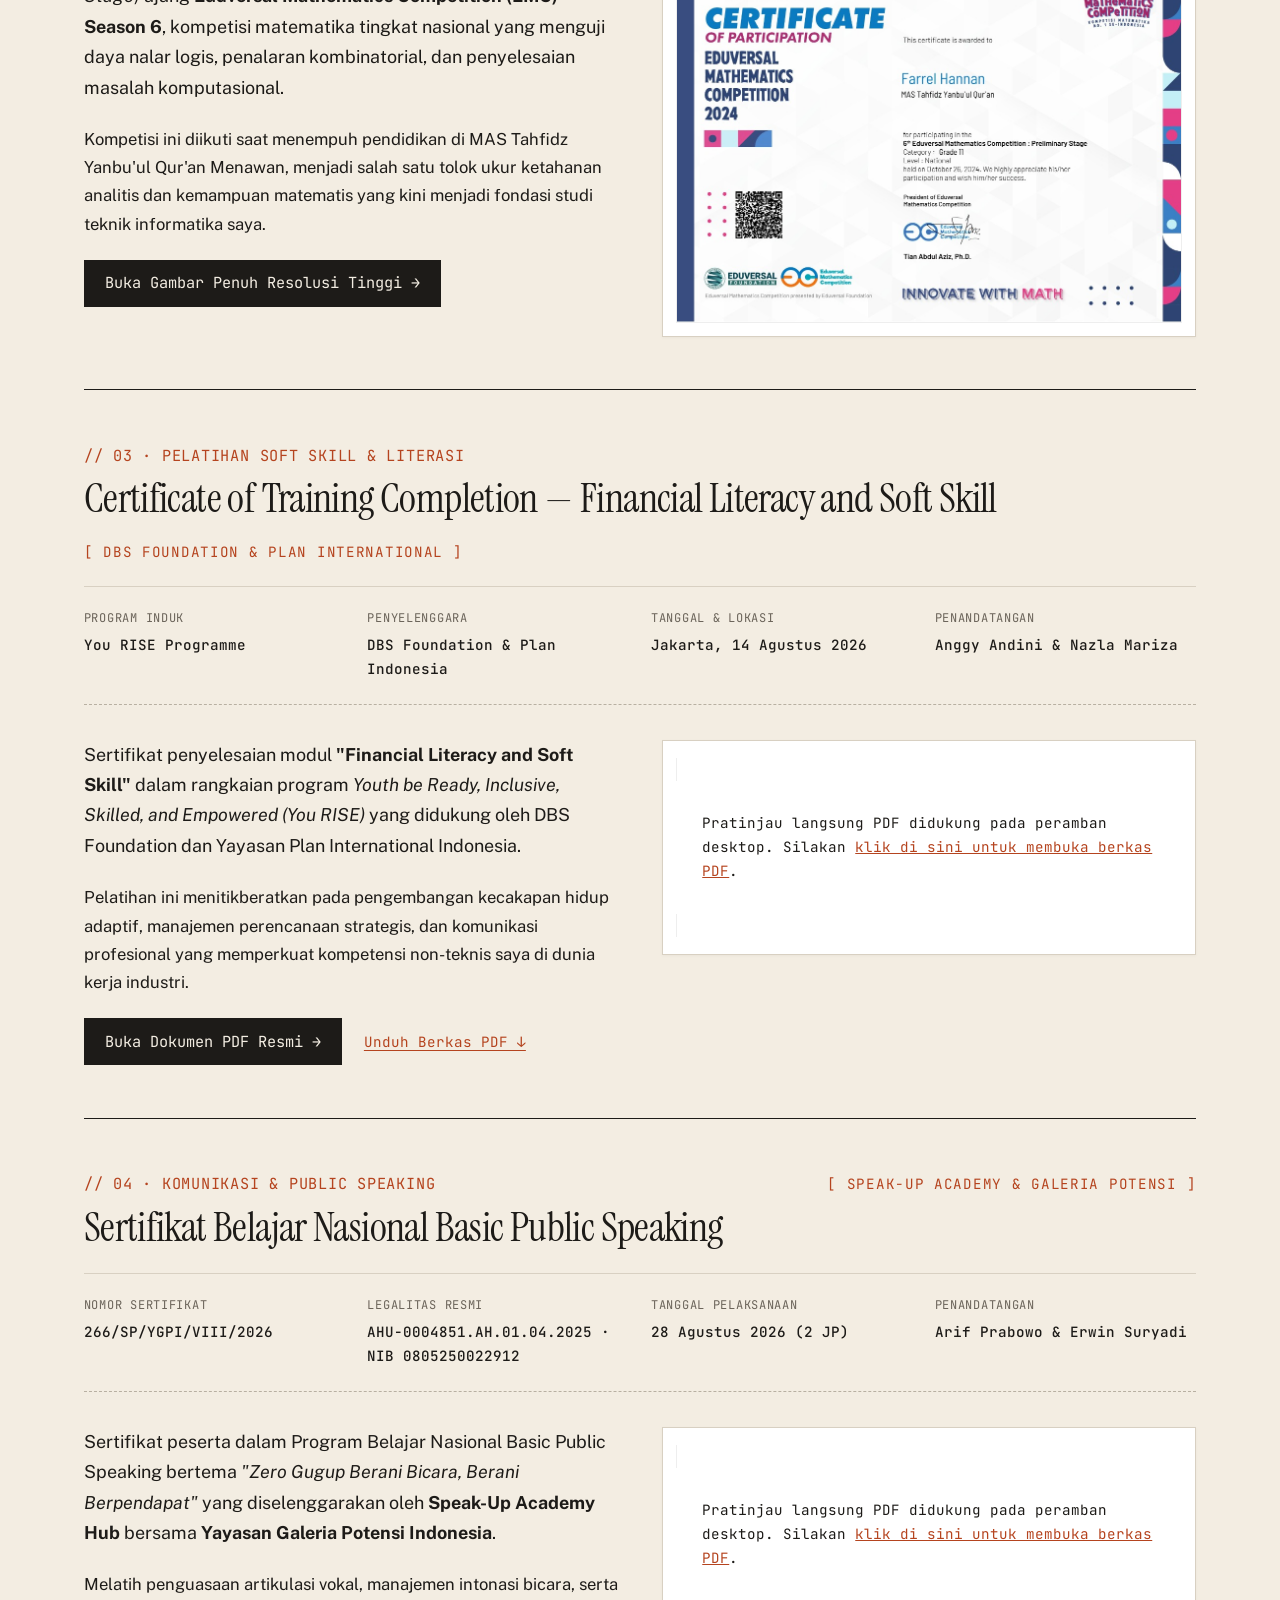
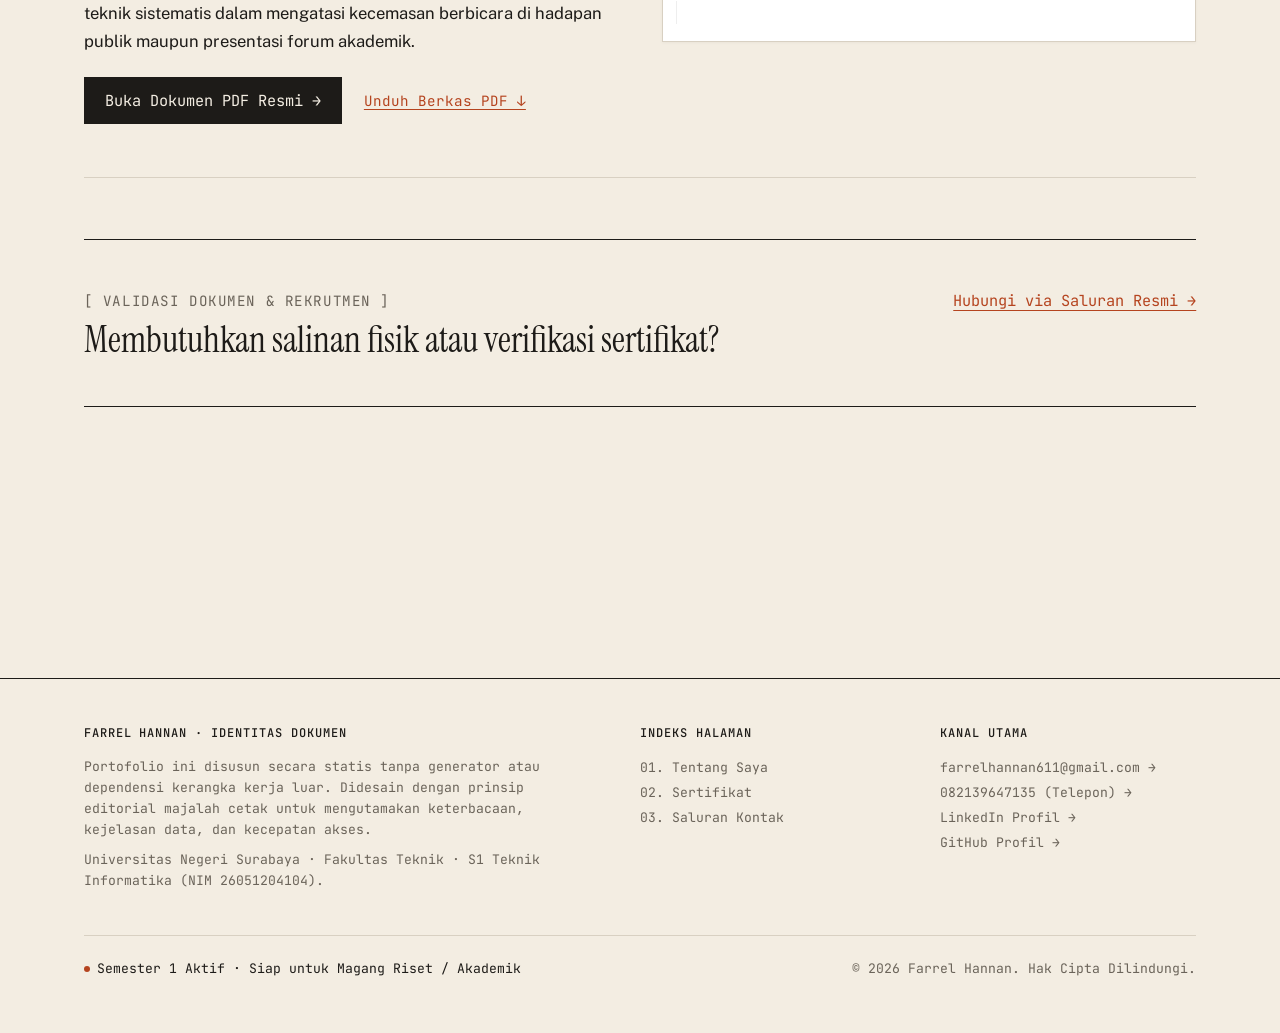
<file: sertifikat.html>
<!DOCTYPE html>
<html lang="id">
<head>
  <meta charset="UTF-8">
  <meta name="viewport" content="width=device-width, initial-scale=1.0">
  <title>Arsip Sertifikat & Lisensi Resmi — Farrel Hannan</title>
  <meta name="description" content="Dokumentasi resmi sertifikasi kompetensi AI, kompetisi matematika nasional, dan pelatihan soft skills Farrel Hannan dari Google for Education, Eduversal, DBS Foundation, dan Speak Up! Academy.">
  <meta name="author" content="Farrel Hannan">

  <!-- Open Graph -->
  <meta property="og:title" content="Arsip Sertifikat & Lisensi Resmi — Farrel Hannan">
  <meta property="og:description" content="Daftar sertifikat terverifikasi: Google Gemini AI, Eduversal Math Competition, DBS Foundation Soft Skills, dan Public Speaking.">
  <meta property="og:type" content="website">
  <meta property="og:locale" content="id_ID">

  <!-- Favicon -->
  <link rel="icon" type="image/svg+xml" href="assets/favicon.svg">

  <!-- Google Fonts: Instrument Serif, Public Sans, JetBrains Mono -->
  <link rel="preconnect" href="https://fonts.googleapis.com">
  <link rel="preconnect" href="https://fonts.gstatic.com" crossorigin>
  <link href="https://fonts.googleapis.com/css2?family=Instrument+Serif:ital@0;1&family=JetBrains+Mono:wght@400;500&family=Public+Sans:ital,wght@0,300..700;1,300..700&display=swap" rel="stylesheet">

  <!-- Stylesheet -->
  <link rel="stylesheet" href="css/style.css">

  <!-- Scripts -->
  <script src="js/main.js" defer></script>
</head>
<body>
  <!-- Aksesibilitas: Skip Link -->
  <a href="#main-content" class="skip-link">Loncat ke konten utama</a>

  <!-- Masthead Editorial -->
  <header class="masthead">
    <div class="container">
      <div class="masthead-meta">
        <span class="masthead-meta-item">
          <span class="meta-dot" aria-hidden="true"></span>
          Surabaya, Jawa Timur
        </span>
        <span class="masthead-meta-item">UNESA · NIM 26051204104</span>
        <span class="masthead-meta-item current-time-display" aria-label="Waktu lokal Surabaya">--:-- WIB</span>
      </div>

      <div class="masthead-main">
        <div class="site-title">
          <a href="index.html">Farrel Hannan</a>
          <span class="site-subtitle">Teknik Informatika · Angkatan 2026</span>
        </div>

        <button type="button" class="nav-toggle" aria-expanded="false" aria-controls="primary-nav" aria-label="Buka navigasi menu">
          Menu [=]
        </button>

        <nav id="primary-nav" class="nav-menu" aria-label="Navigasi Utama">
          <a href="index.html" class="nav-link"><span class="nav-num">01.</span> Tentang Saya</a>
          <a href="sertifikat.html" class="nav-link"><span class="nav-num">02.</span> Sertifikat</a>
          <a href="kontak.html" class="nav-link"><span class="nav-num">03.</span> Kontak</a>
        </nav>
      </div>
    </div>
  </header>

  <!-- Konten Utama: Arsip Sertifikat -->
  <main id="main-content" class="fade-in-entry">
    <div class="container" style="padding-top: var(--space-xl); padding-bottom: var(--space-xl);">

      <!-- Header Halaman -->
      <div style="border-bottom: 1px solid var(--border-dark); padding-bottom: 2rem; margin-bottom: 3.5rem;">
        <div class="mono-num" style="margin-bottom: 0.5rem;">[ DOKUMEN ARSIP // 02 ] · 4 SERTIFIKAT TERVERIFIKASI</div>
        <h1 style="margin-bottom: 1rem;">Sertifikat & Lisensi Kompetensi</h1>
        <p class="lead-text text-muted" style="max-width: 860px;">
          Dokumentasi sertifikasi resmi yang mencakup penguasaan teknologi kecerdasan buatan, keikutsertaan kompetisi matematika nasional, serta pelatihan intensif literasi profesional dan komunikasi publik. Seluruh berkas asli disematkan secara transparan.
        </p>
      </div>

      <!-- Daftar Sertifikat -->
      <section aria-label="Daftar Sertifikat Terverifikasi">

        <!-- Sertifikat 01: Google for Education (Gemini AI) -->
        <article class="cert-entry" id="sertifikat-google-gemini">
          <header class="cert-header">
            <div class="cert-title-group">
              <span class="mono-num">// 01 · SERTIFIKASI KECERDASAN BUATAN</span>
              <h2 class="cert-title">Siswa Tersertifikasi Gemini (Universitas)</h2>
            </div>
            <span class="cert-issuer">[ GOOGLE FOR EDUCATION ]</span>
          </header>

          <div class="cert-meta-grid">
            <div class="cert-meta-cell">
              <span class="cert-meta-label">Institusi Penerbit</span>
              <span class="cert-meta-val">Google for Education</span>
            </div>
            <div class="cert-meta-cell">
              <span class="cert-meta-label">Penerima</span>
              <span class="cert-meta-val">Farrel Hannan</span>
            </div>
            <div class="cert-meta-cell">
              <span class="cert-meta-label">Tanggal Terbit</span>
              <span class="cert-meta-val">14 September 2026</span>
            </div>
            <div class="cert-meta-cell">
              <span class="cert-meta-label">Masa Berlaku</span>
              <span class="cert-meta-val">Hingga 14 September 2029</span>
            </div>
          </div>

          <div class="cert-body-layout">
            <div class="cert-desc-col">
              <p>
                Sertifikasi kompetensi resmi dari <strong>Google for Education</strong> atas penguasaan pengetahuan, keterampilan teknis, dan etika dasar dalam memanfaatkan teknologi kecerdasan buatan Google (Gemini) di lingkungan pendidikan tinggi.
              </p>
              <p class="text-muted" style="font-size: 0.95rem;">
                Kualifikasi ini mendukung fokus studi saya di bidang <em>Artificial Intelligence</em>, mencakup pemahaman penalaran model bahasa besar (LLM), perumusan prompt terstruktur, serta integrasi AI untuk analisis data dan penelitian akademik.
              </p>

              <div class="cert-action-links">
                <a href="assets/sertifikat-google-gemini-2026.pdf" target="_blank" rel="noopener noreferrer" class="btn-editorial">
                  Buka Dokumen PDF Resmi &rarr;
                </a>
                <a href="assets/sertifikat-google-gemini-2026.pdf" download class="text-action-link">
                  Unduh Berkas PDF &darr;
                </a>
              </div>
            </div>

            <div>
              <div class="cert-preview-frame">
                <object data="assets/sertifikat-google-gemini-2026.pdf" type="application/pdf" class="cert-embed-iframe" title="Sertifikat Google Gemini AI">
                  <p style="padding: 1.5rem; font-family: var(--font-mono); font-size: 0.8125rem;">
                    Pratinjau langsung PDF didukung pada peramban desktop. Silakan <a href="assets/sertifikat-google-gemini-2026.pdf" target="_blank" style="color: var(--accent); text-decoration: underline;">klik di sini untuk membuka sertifikat PDF</a>.
                  </p>
                </object>
              </div>
            </div>
          </div>
        </article>

        <!-- Sertifikat 02: Eduversal Mathematics Competition 2024 -->
        <article class="cert-entry" id="sertifikat-emc-2024">
          <header class="cert-header">
            <div class="cert-title-group">
              <span class="mono-num">// 02 · KOMPETISI MATEMATIKA NASIONAL</span>
              <h2 class="cert-title">Certificate of Participation — 6th Eduversal Mathematics Competition</h2>
            </div>
            <span class="cert-issuer">[ EDUVERSAL FOUNDATION ]</span>
          </header>

          <div class="cert-meta-grid">
            <div class="cert-meta-cell">
              <span class="cert-meta-label">Nomor Sertifikat</span>
              <span class="cert-meta-val">EMC/24/XI/554/11210</span>
            </div>
            <div class="cert-meta-cell">
              <span class="cert-meta-label">Kategori & Tingkat</span>
              <span class="cert-meta-val">Grade 11 · Tingkat Nasional</span>
            </div>
            <div class="cert-meta-cell">
              <span class="cert-meta-label">Tanggal Pelaksanaan</span>
              <span class="cert-meta-val">26 Oktober 2024</span>
            </div>
            <div class="cert-meta-cell">
              <span class="cert-meta-label">Penandatangan</span>
              <span class="cert-meta-val">Tian Abdul Aziz, Ph.D.</span>
            </div>
          </div>

          <div class="cert-body-layout">
            <div class="cert-desc-col">
              <p>
                Sertifikat keikutsertaan dalam babak penyisihan (<em>Preliminary Stage</em>) ajang <strong>Eduversal Mathematics Competition (EMC) Season 6</strong>, kompetisi matematika tingkat nasional yang menguji daya nalar logis, penalaran kombinatorial, dan penyelesaian masalah komputasional.
              </p>
              <p class="text-muted" style="font-size: 0.95rem;">
                Kompetisi ini diikuti saat menempuh pendidikan di MAS Tahfidz Yanbu'ul Qur'an Menawan, menjadi salah satu tolok ukur ketahanan analitis dan kemampuan matematis yang kini menjadi fondasi studi teknik informatika saya.
              </p>

              <div class="cert-action-links">
                <a href="assets/sertifikat-emc-2024.jpg" target="_blank" rel="noopener noreferrer" class="btn-editorial">
                  Buka Gambar Penuh Resolusi Tinggi &rarr;
                </a>
              </div>
            </div>

            <div>
              <div class="cert-preview-frame">
                <a href="assets/sertifikat-emc-2024.jpg" target="_blank" rel="noopener noreferrer" title="Klik untuk memperbesar sertifikat">
                  <img src="assets/sertifikat-emc-2024.jpg" alt="Sertifikat Eduversal Mathematics Competition 2024 atas nama Farrel Hannan" class="cert-preview-img" loading="lazy">
                </a>
              </div>
            </div>
          </div>
        </article>

        <!-- Sertifikat 03: DBS Foundation & Plan International -->
        <article class="cert-entry" id="sertifikat-dbs-foundation">
          <header class="cert-header">
            <div class="cert-title-group">
              <span class="mono-num">// 03 · PELATIHAN SOFT SKILL & LITERASI</span>
              <h2 class="cert-title">Certificate of Training Completion — Financial Literacy and Soft Skill</h2>
            </div>
            <span class="cert-issuer">[ DBS FOUNDATION & PLAN INTERNATIONAL ]</span>
          </header>

          <div class="cert-meta-grid">
            <div class="cert-meta-cell">
              <span class="cert-meta-label">Program Induk</span>
              <span class="cert-meta-val">You RISE Programme</span>
            </div>
            <div class="cert-meta-cell">
              <span class="cert-meta-label">Penyelenggara</span>
              <span class="cert-meta-val">DBS Foundation & Plan Indonesia</span>
            </div>
            <div class="cert-meta-cell">
              <span class="cert-meta-label">Tanggal & Lokasi</span>
              <span class="cert-meta-val">Jakarta, 14 Agustus 2026</span>
            </div>
            <div class="cert-meta-cell">
              <span class="cert-meta-label">Penandatangan</span>
              <span class="cert-meta-val">Anggy Andini & Nazla Mariza</span>
            </div>
          </div>

          <div class="cert-body-layout">
            <div class="cert-desc-col">
              <p>
                Sertifikat penyelesaian modul <strong>"Financial Literacy and Soft Skill"</strong> dalam rangkaian program <em>Youth be Ready, Inclusive, Skilled, and Empowered (You RISE)</em> yang didukung oleh DBS Foundation dan Yayasan Plan International Indonesia.
              </p>
              <p class="text-muted" style="font-size: 0.95rem;">
                Pelatihan ini menitikberatkan pada pengembangan kecakapan hidup adaptif, manajemen perencanaan strategis, dan komunikasi profesional yang memperkuat kompetensi non-teknis saya di dunia kerja industri.
              </p>

              <div class="cert-action-links">
                <a href="assets/sertifikat-dbs-foundation-2026.pdf" target="_blank" rel="noopener noreferrer" class="btn-editorial">
                  Buka Dokumen PDF Resmi &rarr;
                </a>
                <a href="assets/sertifikat-dbs-foundation-2026.pdf" download class="text-action-link">
                  Unduh Berkas PDF &darr;
                </a>
              </div>
            </div>

            <div>
              <div class="cert-preview-frame">
                <object data="assets/sertifikat-dbs-foundation-2026.pdf" type="application/pdf" class="cert-embed-iframe" title="Sertifikat DBS Foundation You RISE Programme">
                  <p style="padding: 1.5rem; font-family: var(--font-mono); font-size: 0.8125rem;">
                    Pratinjau langsung PDF didukung pada peramban desktop. Silakan <a href="assets/sertifikat-dbs-foundation-2026.pdf" target="_blank" style="color: var(--accent); text-decoration: underline;">klik di sini untuk membuka berkas PDF</a>.
                  </p>
                </object>
              </div>
            </div>
          </div>
        </article>

        <!-- Sertifikat 04: Speak Up! Academy Hub -->
        <article class="cert-entry" id="sertifikat-public-speaking">
          <header class="cert-header">
            <div class="cert-title-group">
              <span class="mono-num">// 04 · KOMUNIKASI & PUBLIC SPEAKING</span>
              <h2 class="cert-title">Sertifikat Belajar Nasional Basic Public Speaking</h2>
            </div>
            <span class="cert-issuer">[ SPEAK-UP ACADEMY & GALERIA POTENSI ]</span>
          </header>

          <div class="cert-meta-grid">
            <div class="cert-meta-cell">
              <span class="cert-meta-label">Nomor Sertifikat</span>
              <span class="cert-meta-val">266/SP/YGPI/VIII/2026</span>
            </div>
            <div class="cert-meta-cell">
              <span class="cert-meta-label">Legalitas Resmi</span>
              <span class="cert-meta-val">AHU-0004851.AH.01.04.2025 · NIB 0805250022912</span>
            </div>
            <div class="cert-meta-cell">
              <span class="cert-meta-label">Tanggal Pelaksanaan</span>
              <span class="cert-meta-val">28 Agustus 2026 (2 JP)</span>
            </div>
            <div class="cert-meta-cell">
              <span class="cert-meta-label">Penandatangan</span>
              <span class="cert-meta-val">Arif Prabowo & Erwin Suryadi</span>
            </div>
          </div>

          <div class="cert-body-layout">
            <div class="cert-desc-col">
              <p>
                Sertifikat peserta dalam Program Belajar Nasional Basic Public Speaking bertema <em>"Zero Gugup Berani Bicara, Berani Berpendapat"</em> yang diselenggarakan oleh <strong>Speak-Up Academy Hub</strong> bersama <strong>Yayasan Galeria Potensi Indonesia</strong>.
              </p>
              <p class="text-muted" style="font-size: 0.95rem;">
                Melatih penguasaan artikulasi vokal, manajemen intonasi bicara, serta teknik sistematis dalam mengatasi kecemasan berbicara di hadapan publik maupun presentasi forum akademik.
              </p>

              <div class="cert-action-links">
                <a href="assets/sertifikat-public-speaking-2026.pdf" target="_blank" rel="noopener noreferrer" class="btn-editorial">
                  Buka Dokumen PDF Resmi &rarr;
                </a>
                <a href="assets/sertifikat-public-speaking-2026.pdf" download class="text-action-link">
                  Unduh Berkas PDF &darr;
                </a>
              </div>
            </div>

            <div>
              <div class="cert-preview-frame">
                <object data="assets/sertifikat-public-speaking-2026.pdf" type="application/pdf" class="cert-embed-iframe" title="Sertifikat Basic Public Speaking Speak-Up Academy">
                  <p style="padding: 1.5rem; font-family: var(--font-mono); font-size: 0.8125rem;">
                    Pratinjau langsung PDF didukung pada peramban desktop. Silakan <a href="assets/sertifikat-public-speaking-2026.pdf" target="_blank" style="color: var(--accent); text-decoration: underline;">klik di sini untuk membuka berkas PDF</a>.
                  </p>
                </object>
              </div>
            </div>
          </div>
        </article>

      </section>

      <!-- Callout ke Halaman Kontak -->
      <section class="editorial-section" style="padding-top: var(--space-xl);" aria-label="Tautan Kontak Langsung">
        <div class="editorial-callout" style="margin-top: 0;">
          <div>
            <div class="mono-tag" style="margin-bottom: 0.35rem;">[ VALIDASI DOKUMEN & REKRUTMEN ]</div>
            <div class="callout-title">Membutuhkan salinan fisik atau verifikasi sertifikat?</div>
          </div>
          <a href="kontak.html" class="callout-link">Hubungi via Saluran Resmi &rarr;</a>
        </div>
      </section>

    </div>
  </main>

  <!-- Footer Editorial (Colophon) -->
  <footer class="site-footer">
    <div class="container">
      <div class="footer-grid">
        <div class="footer-col-content">
          <div class="footer-col-title">Farrel Hannan · Identitas Dokumen</div>
          <p>
            Portofolio ini disusun secara statis tanpa generator atau dependensi kerangka kerja luar. Didesain dengan prinsip editorial majalah cetak untuk mengutamakan keterbacaan, kejelasan data, dan kecepatan akses.
          </p>
          <p class="text-muted">
            Universitas Negeri Surabaya · Fakultas Teknik · S1 Teknik Informatika (NIM 26051204104).
          </p>
        </div>

        <div class="footer-col-content">
          <div class="footer-col-title">Indeks Halaman</div>
          <ul style="line-height: 1.9;">
            <li><a href="index.html">01. Tentang Saya</a></li>
            <li><a href="sertifikat.html">02. Sertifikat</a></li>
            <li><a href="kontak.html">03. Saluran Kontak</a></li>
          </ul>
        </div>

        <div class="footer-col-content">
          <div class="footer-col-title">Kanal Utama</div>
          <ul style="line-height: 1.9;">
            <li><a href="mailto:farrelhannan611@gmail.com">farrelhannan611@gmail.com &rarr;</a></li>
            <li><a href="tel:082139647135">082139647135 (Telepon) &rarr;</a></li>
            <li><a href="https://www.linkedin.com/in/farrel-hannan-70ba7a425" target="_blank" rel="noopener noreferrer">LinkedIn Profil &rarr;</a></li>
            <li><a href="https://github.com/FarrelHannan" target="_blank" rel="noopener noreferrer">GitHub Profil &rarr;</a></li>
          </ul>
        </div>
      </div>

      <div class="footer-bottom">
        <div class="footer-status-pill">
          <span class="meta-dot" aria-hidden="true"></span>
          <span>Semester 1 Aktif · Siap untuk Magang Riset / Akademik</span>
        </div>
        <div>
          &copy; 2026 Farrel Hannan. Hak Cipta Dilindungi.
        </div>
      </div>
    </div>
  </footer>
</body>
</html>
</file>
<file: css/style.css>
/* ==========================================================================
   PORTOFOLIO FARREL HANNAN - EDITORIAL DESIGN SYSTEM
   Statis, Cepat, Tipografis, Mengutamakan Legibilitas
   ========================================================================== */

/* --------------------------------------------------------------------------
   1. DESIGN TOKENS (CSS VARIABLES)
   -------------------------------------------------------------------------- */
:root {
  /* Palet Warna (Satu aksen: terracotta #b5441f) */
  --bg-primary: #f3ede2;
  --bg-secondary: #eae3d5;
  --text-main: #1d1b18;
  --text-muted: #6b645a;
  --accent: #b5441f;
  --border-line: #d8d0c2;
  --border-dark: #1d1b18;
  --border-dashed: #b8b0a2;

  /* Tipografi */
  --font-serif: 'Instrument Serif', Georgia, 'Times New Roman', serif;
  --font-sans: 'Public Sans', -apple-system, BlinkMacSystemFont, 'Segoe UI', sans-serif;
  --font-mono: 'JetBrains Mono', ui-monospace, SFMono-Regular, Menlo, monospace;

  /* Tata Letak & Spasi */
  --container-max: 1200px;
  --container-pad: clamp(1.25rem, 4vw, 2.5rem);
  --space-3xs: 0.25rem;
  --space-2xs: 0.5rem;
  --space-xs: 0.75rem;
  --space-sm: 1rem;
  --space-md: 1.5rem;
  --space-lg: 2.25rem;
  --space-xl: 3.5rem;
  --space-2xl: 5rem;
  --space-3xl: 7.5rem;

  /* Transisi */
  --transition-fast: 160ms cubic-bezier(0.16, 1, 0.3, 1);
  --transition-base: 220ms cubic-bezier(0.16, 1, 0.3, 1);
}

/* --------------------------------------------------------------------------
   2. RESET & PENGATURAN DASAR
   -------------------------------------------------------------------------- */
*,
*::before,
*::after {
  box-sizing: border-box;
  margin: 0;
  padding: 0;
}

html {
  font-size: 17.5px;
  background-color: var(--bg-primary);
  color: var(--text-main);
  text-rendering: optimizeLegibility;
  -webkit-font-smoothing: antialiased;
  -moz-osx-font-smoothing: grayscale;
  scroll-behavior: smooth;
}

body {
  font-family: var(--font-sans);
  font-size: clamp(1.05rem, 1.15vw, 1.2rem);
  line-height: 1.7;
  color: var(--text-main);
  background-color: var(--bg-primary);
  min-height: 100vh;
  display: flex;
  flex-direction: column;
}

/* Aksesibilitas: Keyboard Focus */
:focus-visible {
  outline: 2px solid var(--accent);
  outline-offset: 3px;
}

/* Skip Link */
.skip-link {
  position: absolute;
  top: -100px;
  left: 1rem;
  background-color: var(--text-main);
  color: var(--bg-primary);
  padding: 0.75rem 1.25rem;
  font-family: var(--font-mono);
  font-size: 0.875rem;
  text-decoration: none;
  z-index: 9999;
  transition: top var(--transition-fast);
}

.skip-link:focus {
  top: 1rem;
}

/* Teks & Tautan */
a {
  color: inherit;
  text-decoration: none;
  transition: color var(--transition-fast), border-color var(--transition-fast);
}

img {
  max-width: 100%;
  height: auto;
  display: block;
}

ul, ol {
  list-style: none;
}

/* --------------------------------------------------------------------------
   3. TIPOGRAFI EDITORIAL
   -------------------------------------------------------------------------- */
h1, .h1 {
  font-family: var(--font-serif);
  font-weight: 400;
  font-style: normal;
  font-size: clamp(2.85rem, 6.6vw, 5.25rem);
  line-height: 1.04;
  letter-spacing: -0.025em;
  color: var(--text-main);
}

h2, .h2 {
  font-family: var(--font-serif);
  font-weight: 400;
  font-size: clamp(2rem, 4.2vw, 3.35rem);
  line-height: 1.12;
  letter-spacing: -0.015em;
  color: var(--text-main);
}

h3, .h3 {
  font-family: var(--font-serif);
  font-weight: 400;
  font-size: clamp(1.45rem, 2.5vw, 2.1rem);
  line-height: 1.25;
  color: var(--text-main);
}

p {
  margin-bottom: 1.35rem;
  color: var(--text-main);
}

p:last-child {
  margin-bottom: 0;
}

.lead-text {
  font-size: clamp(1.2rem, 1.55vw, 1.45rem);
  line-height: 1.6;
  color: var(--text-main);
}

.text-muted {
  color: var(--text-muted);
}

.font-mono {
  font-family: var(--font-mono);
  font-size: 0.875rem;
  letter-spacing: 0.02em;
}

.font-serif {
  font-family: var(--font-serif);
}

.font-italic {
  font-style: italic;
}

/* Tag / Indikator Monospace */
.mono-tag {
  font-family: var(--font-mono);
  font-size: 0.8125rem;
  letter-spacing: 0.04em;
  text-transform: uppercase;
  color: var(--text-muted);
  display: inline-block;
}

.mono-num {
  font-family: var(--font-mono);
  font-size: 0.875rem;
  color: var(--accent);
  letter-spacing: 0.05em;
}

/* --------------------------------------------------------------------------
   4. TATA LETAK & CONTAINER
   -------------------------------------------------------------------------- */
.container {
  width: 100%;
  max-width: var(--container-max);
  margin-left: auto;
  margin-right: auto;
  padding-left: var(--container-pad);
  padding-right: var(--container-pad);
}

main {
  flex: 1 0 auto;
}

/* Garis Pemisah Editorial */
.rule-solid {
  border: 0;
  border-top: 1px solid var(--border-line);
  margin: 0;
  width: 100%;
}

.rule-dark {
  border: 0;
  border-top: 1px solid var(--border-dark);
  margin: 0;
  width: 100%;
}

.rule-dashed {
  border: 0;
  border-top: 1px dashed var(--border-dashed);
  margin: 0;
  width: 100%;
}

/* --------------------------------------------------------------------------
   5. MASTHEAD & NAVIGASI
   -------------------------------------------------------------------------- */
.masthead {
  border-bottom: 1px solid var(--border-dark);
  background-color: var(--bg-primary);
  position: relative;
  z-index: 100;
}

/* Baris Info Atas (Ticker Editorial) */
.masthead-meta {
  display: flex;
  justify-content: space-between;
  align-items: center;
  padding: 0.45rem 0;
  border-bottom: 1px solid var(--border-line);
  font-family: var(--font-mono);
  font-size: 0.6875rem;
  color: var(--text-muted);
  text-transform: uppercase;
  letter-spacing: 0.06em;
  flex-wrap: wrap;
  gap: 0.5rem;
}

.masthead-meta-item {
  display: inline-flex;
  align-items: center;
  gap: 0.4rem;
}

.meta-dot {
  width: 6px;
  height: 6px;
  background-color: var(--accent);
  border-radius: 50%;
  display: inline-block;
}

/* Bagian Utama Masthead */
.masthead-main {
  display: flex;
  justify-content: space-between;
  align-items: flex-end;
  padding: 1.5rem 0 1.25rem 0;
  gap: 2rem;
  flex-wrap: wrap;
}

.site-title {
  display: flex;
  flex-direction: column;
}

.site-title a {
  font-family: var(--font-serif);
  font-size: clamp(1.85rem, 3.5vw, 2.6rem);
  line-height: 1;
  letter-spacing: -0.02em;
  color: var(--text-main);
  text-decoration: none;
}

.site-title a:hover {
  color: var(--accent);
}

.site-subtitle {
  font-family: var(--font-mono);
  font-size: 0.8125rem;
  color: var(--text-muted);
  margin-top: 0.4rem;
  letter-spacing: 0.04em;
  text-transform: uppercase;
}

/* Navigasi Utama */
.nav-menu {
  display: flex;
  align-items: center;
  gap: 1.5rem;
}

.nav-link {
  font-family: var(--font-mono);
  font-size: 0.875rem;
  color: var(--text-muted);
  text-decoration: none;
  display: inline-flex;
  align-items: center;
  gap: 0.35rem;
  padding: 0.35rem 0;
  position: relative;
  transition: color var(--transition-fast);
}

.nav-link .nav-num {
  color: var(--text-muted);
  font-size: 0.75rem;
  transition: color var(--transition-fast);
}

.nav-link:hover {
  color: var(--text-main);
}

.nav-link:hover .nav-num {
  color: var(--accent);
}

.nav-link.active {
  color: var(--text-main);
  font-weight: 500;
}

.nav-link.active .nav-num {
  color: var(--accent);
  font-weight: 500;
}

.nav-link.active::after {
  content: "";
  position: absolute;
  bottom: 0;
  left: 0;
  width: 100%;
  height: 1px;
  background-color: var(--accent);
}

/* Tombol Toggle Mobile */
.nav-toggle {
  display: none;
  background: transparent;
  border: 1px solid var(--border-dark);
  color: var(--text-main);
  font-family: var(--font-mono);
  font-size: 0.8125rem;
  padding: 0.45rem 0.85rem;
  text-transform: uppercase;
  letter-spacing: 0.06em;
  cursor: pointer;
  transition: background-color var(--transition-fast), color var(--transition-fast);
}

.nav-toggle:hover {
  background-color: var(--text-main);
  color: var(--bg-primary);
}

/* --------------------------------------------------------------------------
   6. GRID EDITORIAL ASIMETRIS
   -------------------------------------------------------------------------- */
.editorial-section {
  padding-top: var(--space-xl);
  padding-bottom: var(--space-xl);
}

.editorial-layout {
  display: grid;
  grid-template-columns: 220px 1fr;
  gap: clamp(1.5rem, 4vw, 4rem);
  align-items: start;
}

/* Kolom Samping / Rail Data (Sticky di desktop) */
.rail-col {
  position: sticky;
  top: 2rem;
  padding-bottom: 1.5rem;
}

.rail-index {
  font-family: var(--font-mono);
  font-size: 0.875rem;
  color: var(--accent);
  margin-bottom: 0.5rem;
  display: block;
}

.rail-title {
  font-family: var(--font-serif);
  font-size: 1.65rem;
  line-height: 1.2;
  color: var(--text-main);
  margin-bottom: 0.75rem;
}

.rail-desc {
  font-family: var(--font-mono);
  font-size: 0.8125rem;
  line-height: 1.65;
  color: var(--text-muted);
}

/* Kolom Konten Utama */
.content-col {
  min-width: 0; /* mencegah grid blowout */
}

/* --------------------------------------------------------------------------
   7. KOMPONEN BERANDA (HERO & STATEMENT)
   -------------------------------------------------------------------------- */
.hero-editorial {
  padding: var(--space-xl) 0 var(--space-lg) 0;
  border-bottom: 1px solid var(--border-line);
}

.hero-meta-label {
  font-family: var(--font-mono);
  font-size: 0.8125rem;
  text-transform: uppercase;
  letter-spacing: 0.08em;
  color: var(--accent);
  margin-bottom: 1.25rem;
  display: flex;
  align-items: center;
  gap: 0.5rem;
}

.hero-statement {
  font-family: var(--font-serif);
  font-weight: 400;
  font-size: clamp(2.45rem, 5.6vw, 4.65rem);
  line-height: 1.08;
  letter-spacing: -0.02em;
  color: var(--text-main);
  max-width: 1040px;
  margin-bottom: 2rem;
}

.hero-statement em {
  font-style: italic;
  font-family: var(--font-serif);
  color: var(--accent);
}

.hero-subdeck {
  display: grid;
  grid-template-columns: 240px 1.4fr 1.1fr;
  gap: 2.25rem;
  padding-top: 2rem;
  border-top: 1px solid var(--border-line);
  align-items: start;
}

.profile-photo-frame {
  border: 1px solid var(--border-line);
  background-color: #ffffff;
  padding: 0.65rem;
  box-shadow: 0 1px 3px rgba(0,0,0,0.04);
}

.profile-photo-img {
  width: 100%;
  aspect-ratio: 2 / 3;
  object-fit: cover;
  display: block;
  border: 1px solid var(--border-line);
}

.profile-photo-caption {
  margin-top: 0.6rem;
  font-family: var(--font-mono);
  font-size: 0.75rem;
  color: var(--text-muted);
  line-height: 1.45;
  display: flex;
  flex-direction: column;
  gap: 0.2rem;
}

.hero-bio-short {
  font-size: clamp(1.05rem, 1.2vw, 1.2rem);
  line-height: 1.68;
  color: var(--text-main);
}

.hero-specs-list {
  font-family: var(--font-mono);
  font-size: 0.875rem;
  line-height: 1.85;
  color: var(--text-muted);
}

.hero-specs-list dt {
  color: var(--text-main);
  font-weight: 500;
  display: inline-block;
  min-width: 90px;
}

.hero-specs-list dd {
  display: inline;
  margin: 0;
}

.hero-specs-list dd::after {
  content: "";
  display: block;
}

@media (max-width: 960px) {
  .hero-subdeck {
    grid-template-columns: 220px 1fr;
  }
  .hero-specs-list {
    grid-column: 1 / -1;
  }
}

@media (max-width: 600px) {
  .hero-subdeck {
    grid-template-columns: 1fr;
  }
  .profile-photo-frame {
    max-width: 240px;
    margin: 0 auto 1rem auto;
  }
}

/* --------------------------------------------------------------------------
   8. DAFTAR BERGARIS TIPOGRAFIS (RULED LIST) - BUKAN KARTU
   -------------------------------------------------------------------------- */
.ruled-list {
  border-top: 1px solid var(--border-dark);
}

.ruled-item {
  border-bottom: 1px solid var(--border-line);
  padding: 1.75rem 0;
  display: grid;
  grid-template-columns: 80px 1.4fr 1.6fr 100px;
  gap: 1.5rem;
  align-items: baseline;
  transition: color var(--transition-fast);
}

.ruled-item:hover .ruled-item-title {
  color: var(--accent);
}

.ruled-item:hover .ruled-item-arrow {
  color: var(--accent);
  transform: translateX(4px);
}

.ruled-item-num {
  font-family: var(--font-mono);
  font-size: 0.8125rem;
  color: var(--text-muted);
}

.ruled-item-main {
  min-width: 0;
}

.ruled-item-title {
  font-family: var(--font-serif);
  font-size: clamp(1.4rem, 2vw, 1.85rem);
  line-height: 1.2;
  color: var(--text-main);
  margin-bottom: 0.35rem;
  transition: color var(--transition-fast);
}

.ruled-item-meta {
  font-family: var(--font-mono);
  font-size: 0.75rem;
  color: var(--text-muted);
  letter-spacing: 0.03em;
}

.ruled-item-desc {
  font-size: 0.95rem;
  line-height: 1.6;
  color: var(--text-muted);
}

.ruled-item-action {
  text-align: right;
  font-family: var(--font-mono);
  font-size: 0.8125rem;
}

.ruled-item-arrow {
  font-family: var(--font-mono);
  color: var(--text-muted);
  display: inline-block;
  transition: transform var(--transition-fast), color var(--transition-fast);
}

/* --------------------------------------------------------------------------
   9. DETAIL ARSIP PROYEK (Halaman proyek.html)
   -------------------------------------------------------------------------- */
.project-entry {
  border-top: 1px solid var(--border-dark);
  padding: 2.5rem 0;
}

.project-entry:last-child {
  border-bottom: 1px solid var(--border-line);
}

.project-header {
  display: flex;
  justify-content: space-between;
  align-items: baseline;
  flex-wrap: wrap;
  gap: 1rem;
  margin-bottom: 1.25rem;
}

.project-id-title {
  display: flex;
  align-items: baseline;
  gap: 1rem;
  flex-wrap: wrap;
}

.project-title {
  font-family: var(--font-serif);
  font-size: clamp(1.85rem, 3.2vw, 2.5rem);
  line-height: 1.15;
  color: var(--text-main);
}

.project-category {
  font-family: var(--font-mono);
  font-size: 0.75rem;
  color: var(--accent);
  letter-spacing: 0.05em;
  text-transform: uppercase;
}

.project-meta-grid {
  display: grid;
  grid-template-columns: repeat(auto-fit, minmax(200px, 1fr));
  gap: 1.25rem;
  padding: 1.25rem 0;
  border-top: 1px solid var(--border-line);
  border-bottom: 1px dashed var(--border-dashed);
  margin-bottom: 1.75rem;
  font-family: var(--font-mono);
  font-size: 0.8125rem;
}

.project-meta-cell {
  display: flex;
  flex-direction: column;
  gap: 0.25rem;
}

.project-meta-label {
  font-size: 0.6875rem;
  text-transform: uppercase;
  color: var(--text-muted);
  letter-spacing: 0.06em;
}

.project-meta-val {
  color: var(--text-main);
}

.project-body {
  display: grid;
  grid-template-columns: 1fr 1fr;
  gap: 2.5rem;
  margin-bottom: 1.75rem;
}

.project-block-title {
  font-family: var(--font-mono);
  font-size: 0.75rem;
  text-transform: uppercase;
  letter-spacing: 0.06em;
  color: var(--text-muted);
  margin-bottom: 0.5rem;
}

.project-block-content {
  font-size: 0.95rem;
  line-height: 1.65;
  color: var(--text-main);
}

.project-tools-wrap {
  display: flex;
  flex-wrap: wrap;
  gap: 0.5rem;
  margin-top: 0.5rem;
}

.tool-chip {
  font-family: var(--font-mono);
  font-size: 0.75rem;
  color: var(--text-main);
  background-color: var(--bg-secondary);
  padding: 0.2rem 0.55rem;
  border: 1px solid var(--border-line);
}

.project-links-wrap {
  display: flex;
  gap: 1.5rem;
  align-items: center;
  padding-top: 1rem;
  border-top: 1px solid var(--border-line);
}

.text-action-link {
  font-family: var(--font-mono);
  font-size: 0.8125rem;
  color: var(--accent);
  display: inline-flex;
  align-items: center;
  gap: 0.35rem;
  text-decoration: underline;
  text-underline-offset: 3px;
  transition: color var(--transition-fast);
}

.text-action-link:hover {
  color: var(--text-main);
}

/* --------------------------------------------------------------------------
   10. TIMELINE PENDIDIKAN & TABEL DATA (Halaman tentang.html)
   -------------------------------------------------------------------------- */
.timeline-editorial {
  border-top: 1px solid var(--border-dark);
}

.timeline-row {
  display: grid;
  grid-template-columns: 160px 1fr;
  gap: 2rem;
  padding: 1.75rem 0;
  border-bottom: 1px dashed var(--border-dashed);
}

.timeline-row:last-child {
  border-bottom: 1px solid var(--border-line);
}

.timeline-period {
  font-family: var(--font-mono);
  font-size: 0.875rem;
  color: var(--accent);
  letter-spacing: 0.03em;
}

.timeline-institution {
  font-family: var(--font-serif);
  font-size: clamp(1.45rem, 2.2vw, 1.85rem);
  line-height: 1.25;
  color: var(--text-main);
  margin-bottom: 0.35rem;
}

.timeline-degree {
  font-family: var(--font-mono);
  font-size: 0.875rem;
  color: var(--text-muted);
  margin-bottom: 0.75rem;
}

.timeline-notes {
  font-size: 1.025rem;
  line-height: 1.65;
  color: var(--text-main);
}

/* Daftar Keahlian Tipografis (Bukan Kartu / Bukan Skill Bar) */
.skills-grid {
  display: grid;
  grid-template-columns: 1fr 1fr;
  gap: 2.5rem;
  margin-top: 1rem;
}

.skill-category {
  border-top: 1px solid var(--border-dark);
  padding-top: 1rem;
}

.skill-category-title {
  font-family: var(--font-serif);
  font-size: 1.65rem;
  color: var(--text-main);
  margin-bottom: 0.5rem;
}

.skill-category-subtitle {
  font-family: var(--font-mono);
  font-size: 0.8125rem;
  color: var(--text-muted);
  margin-bottom: 1.25rem;
  text-transform: uppercase;
  letter-spacing: 0.05em;
}

.skill-item-list {
  display: flex;
  flex-direction: column;
}

.skill-item-row {
  display: flex;
  justify-content: space-between;
  align-items: baseline;
  padding: 0.85rem 0;
  border-bottom: 1px solid var(--border-line);
  font-size: 1.025rem;
}

.skill-item-name {
  color: var(--text-main);
  font-weight: 500;
}

.skill-item-status {
  font-family: var(--font-mono);
  font-size: 0.8125rem;
  color: var(--text-muted);
}

/* --------------------------------------------------------------------------
   11. HALAMAN KONTAK (kontak.html) - Tautan Teks Murni
   -------------------------------------------------------------------------- */
.contact-list {
  border-top: 1px solid var(--border-dark);
}

.contact-row {
  display: grid;
  grid-template-columns: 150px 1fr 90px;
  gap: 1.5rem;
  align-items: center;
  padding: 1.85rem 0;
  border-bottom: 1px solid var(--border-line);
  transition: color var(--transition-fast);
}

.contact-row:hover .contact-val {
  color: var(--accent);
}

.contact-row:hover .contact-arrow {
  color: var(--accent);
  transform: translateX(4px);
}

.contact-label {
  font-family: var(--font-mono);
  font-size: 0.8125rem;
  text-transform: uppercase;
  letter-spacing: 0.06em;
  color: var(--text-muted);
}

.contact-val {
  font-family: var(--font-serif);
  font-size: clamp(1.35rem, 2.2vw, 1.95rem);
  line-height: 1.2;
  color: var(--text-main);
  transition: color var(--transition-fast);
  word-break: break-all;
}

.contact-arrow {
  font-family: var(--font-mono);
  font-size: 0.95rem;
  color: var(--text-muted);
  text-align: right;
  transition: transform var(--transition-fast), color var(--transition-fast);
}

.contact-note-block {
  margin-top: 2.5rem;
  padding: 1.85rem;
  background-color: var(--bg-secondary);
  border-left: 2px solid var(--accent);
}

.contact-note-text {
  font-size: 1.025rem;
  line-height: 1.7;
  color: var(--text-main);
}

/* --------------------------------------------------------------------------
   12. CALLOUT EDITORIAL & TAUTAN CEPAT
   -------------------------------------------------------------------------- */
.editorial-callout {
  padding: 2.5rem 0;
  border-top: 1px solid var(--border-dark);
  border-bottom: 1px solid var(--border-dark);
  margin: var(--space-xl) 0;
  display: flex;
  justify-content: space-between;
  align-items: baseline;
  flex-wrap: wrap;
  gap: 1.5rem;
}

.callout-title {
  font-family: var(--font-serif);
  font-size: clamp(1.6rem, 2.8vw, 2.4rem);
  line-height: 1.2;
}

.callout-link {
  font-family: var(--font-mono);
  font-size: 0.875rem;
  color: var(--accent);
  text-decoration: underline;
  text-underline-offset: 4px;
}

.callout-link:hover {
  color: var(--text-main);
}

/* --------------------------------------------------------------------------
   13. FOOTER EDITORIAL (COLOPHON)
   -------------------------------------------------------------------------- */
.site-footer {
  border-top: 1px solid var(--border-dark);
  margin-top: var(--space-2xl);
  padding: 2.5rem 0 3rem 0;
  background-color: var(--bg-primary);
  font-family: var(--font-mono);
  font-size: 0.75rem;
  color: var(--text-muted);
  line-height: 1.7;
}

.footer-grid {
  display: grid;
  grid-template-columns: 2fr 1fr 1fr;
  gap: 2.5rem;
  margin-bottom: 2rem;
}

.footer-col-title {
  font-size: 0.6875rem;
  text-transform: uppercase;
  letter-spacing: 0.08em;
  color: var(--text-main);
  margin-bottom: 0.75rem;
  font-weight: 500;
}

.footer-col-content p {
  font-size: 0.75rem;
  color: var(--text-muted);
  line-height: 1.6;
  margin-bottom: 0.5rem;
}

.footer-bottom {
  border-top: 1px solid var(--border-line);
  padding-top: 1.25rem;
  display: flex;
  justify-content: space-between;
  align-items: center;
  flex-wrap: wrap;
  gap: 1rem;
}

.footer-status-pill {
  display: inline-flex;
  align-items: center;
  gap: 0.4rem;
  color: var(--text-main);
}

/* --------------------------------------------------------------------------
   14. ANIMASI HALUS (MASUK HALUS)
   -------------------------------------------------------------------------- */
.fade-in-entry {
  animation: editorialFadeIn 320ms cubic-bezier(0.16, 1, 0.3, 1) forwards;
}

@keyframes editorialFadeIn {
  from {
    opacity: 0;
    transform: translateY(8px);
  }
  to {
    opacity: 1;
    transform: translateY(0);
  }
}

/* Prefer-reduced-motion untuk aksesibilitas gerak */
@media (prefers-reduced-motion: reduce) {
  *,
  *::before,
  *::after {
    animation-duration: 0.01ms !important;
    animation-iteration-count: 1 !important;
    transition-duration: 0.01ms !important;
    scroll-behavior: auto !important;
  }
}

/* --------------------------------------------------------------------------
   15. RESPONSIVE BREAKPOINTS (Mobile-First)
   -------------------------------------------------------------------------- */

/* Tablet & di bawah (≤ 860px) */
@media (max-width: 860px) {
  .editorial-layout {
    grid-template-columns: 1fr;
    gap: 1.5rem;
  }

  .rail-col {
    position: static;
    border-bottom: 1px solid var(--border-line);
    padding-bottom: 1rem;
  }

  .ruled-item {
    grid-template-columns: 48px 1fr 40px;
    gap: 1rem;
  }

  .ruled-item-desc {
    grid-column: 2 / 4;
    margin-top: -0.25rem;
  }

  .ruled-item-action {
    grid-column: 3;
    grid-row: 1;
  }

  .project-body {
    grid-template-columns: 1fr;
    gap: 1.5rem;
  }

  .skills-grid {
    grid-template-columns: 1fr;
    gap: 2rem;
  }

  .footer-grid {
    grid-template-columns: 1fr 1fr;
    gap: 2rem;
  }
}

/* Mobile Portrait (≤ 600px) */
@media (max-width: 600px) {
  .masthead-meta {
    font-size: 0.625rem;
  }

  .nav-toggle {
    display: block;
  }

  .nav-menu {
    display: none;
    width: 100%;
    flex-direction: column;
    align-items: flex-start;
    gap: 0;
    padding-top: 1rem;
    border-top: 1px solid var(--border-line);
    margin-top: 0.75rem;
  }

  .nav-menu.is-open {
    display: flex;
  }

  .nav-link {
    width: 100%;
    padding: 0.65rem 0;
    border-bottom: 1px dashed var(--border-line);
    font-size: 0.875rem;
  }

  .nav-link.active::after {
    display: none;
  }

  .nav-link.active {
    color: var(--accent);
  }

  .timeline-row {
    grid-template-columns: 1fr;
    gap: 0.5rem;
  }

  .contact-row {
    grid-template-columns: 1fr auto;
    gap: 0.5rem;
  }

  .contact-label {
    grid-column: 1 / -1;
  }

  .footer-grid {
    grid-template-columns: 1fr;
    gap: 1.75rem;
  }
}

/* --------------------------------------------------------------------------
   16. SEKSI KHUSUS CV ATS & DOKUMEN CETAK (Halaman tentang.html)
   -------------------------------------------------------------------------- */
.cv-preview-wrapper {
  margin-top: var(--space-xl);
  border-top: 1px solid var(--border-dark);
  padding-top: var(--space-lg);
}

.cv-action-bar {
  display: flex;
  justify-content: space-between;
  align-items: center;
  flex-wrap: wrap;
  gap: 1rem;
  margin-bottom: 1.5rem;
  padding: 0.85rem 1.25rem;
  background-color: var(--bg-secondary);
  border-left: 2px solid var(--accent);
}

.btn-editorial {
  font-family: var(--font-mono);
  font-size: 0.875rem;
  background-color: var(--text-main);
  color: var(--bg-primary);
  border: 1px solid var(--text-main);
  padding: 0.55rem 1.15rem;
  cursor: pointer;
  display: inline-flex;
  align-items: center;
  gap: 0.5rem;
  text-decoration: none;
  transition: background-color var(--transition-fast), color var(--transition-fast);
}

.btn-editorial:hover {
  background-color: var(--accent);
  border-color: var(--accent);
  color: #ffffff;
}

.cv-sheet {
  background-color: #ffffff;
  color: #111111;
  padding: clamp(1.85rem, 4.2vw, 3.25rem);
  border: 1px solid var(--border-line);
  box-shadow: 0 1px 3px rgba(0,0,0,0.04);
  font-family: var(--font-sans);
  line-height: 1.6;
  font-size: 1rem;
  max-width: 860px;
  margin: 0 auto;
}

.cv-sheet-header {
  border-bottom: 1px solid #222222;
  padding-bottom: 1.25rem;
  margin-bottom: 1.5rem;
}

.cv-sheet-title {
  font-family: var(--font-serif);
  font-size: clamp(2.2rem, 3.8vw, 3rem);
  line-height: 1.1;
  color: #111111;
  margin-bottom: 0.5rem;
}

.cv-sheet-meta {
  font-family: var(--font-mono);
  font-size: 0.875rem;
  color: #444444;
  display: flex;
  flex-wrap: wrap;
  gap: 0.5rem 1.25rem;
}

.cv-sheet-section {
  margin-bottom: 1.5rem;
}

.cv-sheet-heading {
  font-family: var(--font-serif);
  font-size: 1.45rem;
  color: #111111;
  border-bottom: 1px solid #d0d0d0;
  padding-bottom: 0.3rem;
  margin-bottom: 0.75rem;
  letter-spacing: -0.01em;
}

.cv-sheet-list {
  list-style: disc;
  padding-left: 1.35rem;
  margin-top: 0.4rem;
}

.cv-sheet-list li {
  margin-bottom: 0.35rem;
  font-size: 0.975rem;
  color: #222222;
}

/* Bullet list untuk organisasi & prestasi */
.bullet-list-editorial {
  list-style: none;
  padding: 0;
}

.bullet-list-editorial li {
  position: relative;
  padding-left: 1.35rem;
  margin-bottom: 0.65rem;
  font-size: 1.025rem;
  line-height: 1.65;
}

.bullet-list-editorial li::before {
  content: "—";
  position: absolute;
  left: 0;
  color: var(--accent);
  font-family: var(--font-mono);
}

/* Gaya Khusus Cetak / Print Mode (Hasilkan lembar CV bersih saat dicetak) */
@media print {
  body {
    background-color: #ffffff !important;
    color: #000000 !important;
  }

  .skip-link,
  .masthead,
  .site-footer,
  .nav-toggle,
  .cv-action-bar,
  .rail-col,
  .contact-note-block {
    display: none !important;
  }

  .container {
    max-width: 100% !important;
    padding: 0 !important;
    margin: 0 !important;
  }

  .editorial-layout {
    display: block !important;
  }

  .cv-sheet {
    box-shadow: none !important;
    border: none !important;
    padding: 0 !important;
    max-width: 100% !important;
  }
}

/* --------------------------------------------------------------------------
   17. SEKSI SERTIFIKAT EDITORIAL (Halaman sertifikat.html)
   -------------------------------------------------------------------------- */
.cert-entry {
  border-top: 1px solid var(--border-dark);
  padding: 3rem 0;
}

.cert-entry:last-child {
  border-bottom: 1px solid var(--border-line);
}

.cert-header {
  display: flex;
  justify-content: space-between;
  align-items: baseline;
  flex-wrap: wrap;
  gap: 1rem;
  margin-bottom: 1.25rem;
}

.cert-title-group {
  display: flex;
  flex-direction: column;
  gap: 0.35rem;
}

.cert-title {
  font-family: var(--font-serif);
  font-size: clamp(1.85rem, 3.2vw, 2.6rem);
  line-height: 1.15;
  color: var(--text-main);
}

.cert-issuer {
  font-family: var(--font-mono);
  font-size: 0.8125rem;
  color: var(--accent);
  letter-spacing: 0.05em;
  text-transform: uppercase;
}

.cert-meta-grid {
  display: grid;
  grid-template-columns: repeat(auto-fit, minmax(180px, 1fr));
  gap: 1.25rem;
  padding: 1.25rem 0;
  border-top: 1px solid var(--border-line);
  border-bottom: 1px dashed var(--border-dashed);
  margin-bottom: 2rem;
  font-family: var(--font-mono);
  font-size: 0.8125rem;
}

.cert-meta-cell {
  display: flex;
  flex-direction: column;
  gap: 0.25rem;
}

.cert-meta-label {
  font-size: 0.6875rem;
  text-transform: uppercase;
  color: var(--text-muted);
  letter-spacing: 0.06em;
}

.cert-meta-val {
  color: var(--text-main);
  font-weight: 500;
}

.cert-body-layout {
  display: grid;
  grid-template-columns: 1fr 1fr;
  gap: 2.5rem;
  align-items: start;
}

.cert-desc-col p {
  font-size: 1.025rem;
  line-height: 1.7;
  color: var(--text-main);
  margin-bottom: 1.25rem;
}

.cert-preview-frame {
  border: 1px solid var(--border-line);
  background-color: #ffffff;
  padding: 0.75rem;
  position: relative;
  box-shadow: 0 1px 3px rgba(0,0,0,0.04);
}

.cert-preview-img {
  width: 100%;
  height: auto;
  display: block;
  border: 1px solid #eeeeee;
}

.cert-embed-iframe {
  width: 100%;
  height: 380px;
  border: 1px solid #eeeeee;
  background-color: #fafafa;
}

.cert-action-links {
  margin-top: 1.25rem;
  display: flex;
  gap: 1.25rem;
  align-items: center;
  flex-wrap: wrap;
}

@media (max-width: 860px) {
  .cert-body-layout {
    grid-template-columns: 1fr;
  }
}
</file>
